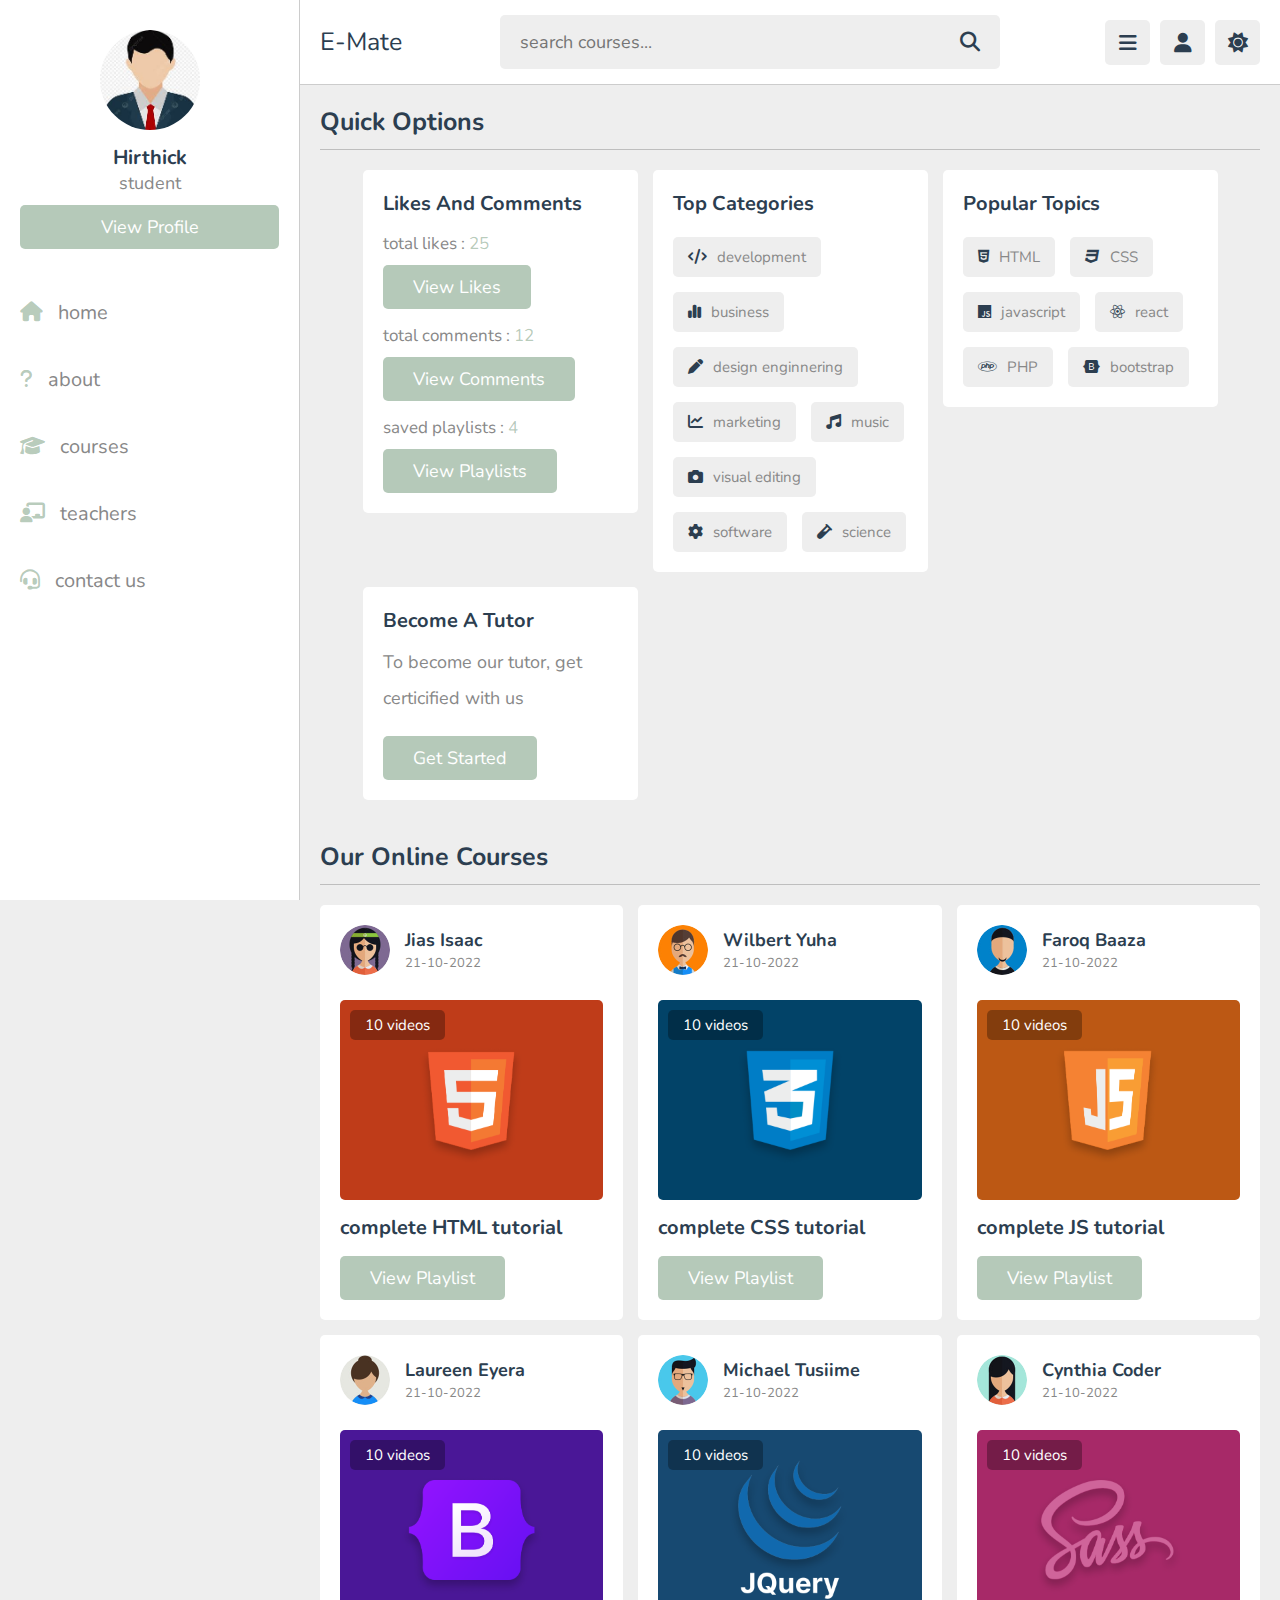
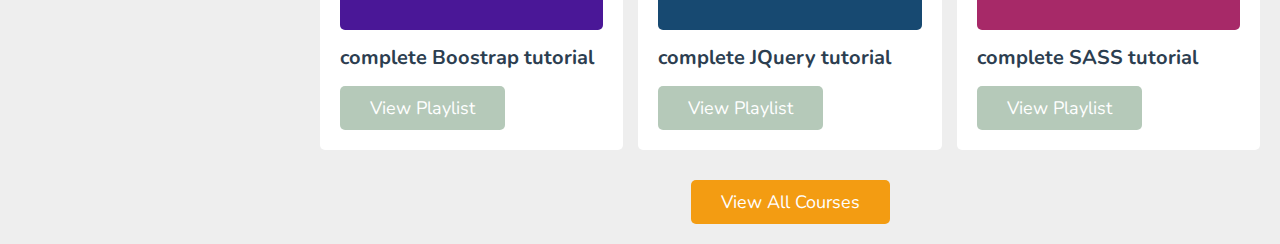
<file: e-learn/e-learn/index.html>
<!DOCTYPE html>
<html lang="en">
<head>
   <meta charset="UTF-8">
   <meta http-equiv="X-UA-Compatible" content="IE=edge">
   <meta name="viewport" content="width=device-width, initial-scale=1.0">
   <title>home</title>

   <!-- font awesome cdn link  -->
   <link rel="stylesheet" href="https://cdnjs.cloudflare.com/ajax/libs/font-awesome/6.1.2/css/all.min.css">

   <!-- custom css file link  -->
   <link rel="stylesheet" href="css/style.css">

</head>
<body>

<header class="header">
   
   <section class="flex">

      <a href="home.html" class="logo">E-Mate</a>

      <form action="search.html" method="post" class="search-form">
         <input type="text" name="search_box" required placeholder="search courses..." maxlength="100">
         <button type="submit" class="fas fa-search"></button>
      </form>

      <div class="icons">
         <div id="menu-btn" class="fas fa-bars"></div>
         <div id="search-btn" class="fas fa-search"></div>
         <div id="user-btn" class="fas fa-user"></div>
         <div id="toggle-btn" class="fas fa-sun"></div>
      </div>

      <div class="profile">
         <img src="images/studenttwo.jpg" class="image" alt="">
         <h3 class="name">Hirthick</h3>
         <p class="role">student</p>
         <a href="profile.html" class="btn">view profile</a>
         <div class="flex-btn">
            <a href="login.html" class="option-btn">login</a>
            <a href="register.html" class="option-btn">register</a>
         </div>
      </div>

   </section>

</header>   

<div class="side-bar">

   <div id="close-btn">
      <i class="fas fa-times"></i>
   </div>

   <div class="profile">
      <img src="images/studenttwo.jpg" class="image" alt="">
      <h3 class="name">Hirthick</h3>
      <p class="role">student</p>
      <a href="profile.html" class="btn">view profile</a>
   </div>

   <nav class="navbar">
      <a href="home.html"><i class="fas fa-home"></i><span>home</span></a>
      <a href="about.html"><i class="fas fa-question"></i><span>about</span></a>
      <a href="courses.html"><i class="fas fa-graduation-cap"></i><span>courses</span></a>
      <a href="teachers.html"><i class="fas fa-chalkboard-user"></i><span>teachers</span></a>
      <a href="contact.html"><i class="fas fa-headset"></i><span>contact us</span></a>
   </nav>

</div>

<section class="home-grid">

   <h1 class="heading">quick options</h1>

   <div class="box-container">

      <div class="box">
         <h3 class="title">likes and comments</h3>
         <p class="likes">total likes : <span>25</span></p>
         <a href="#" class="inline-btn">view likes</a>
         <p class="likes">total comments : <span>12</span></p>
         <a href="#" class="inline-btn">view comments</a>
         <p class="likes">saved playlists : <span>4</span></p>
         <a href="#" class="inline-btn">view playlists</a>
      </div>

      <div class="box">
         <h3 class="title">top categories</h3>
         <div class="flex">
            <a href="#"><i class="fas fa-code"></i><span>development</span></a>
            <a href="#"><i class="fas fa-chart-simple"></i><span>business</span></a>
            <a href="#"><i class="fas fa-pen"></i><span>design enginnering</span></a>
            <a href="#"><i class="fas fa-chart-line"></i><span>marketing</span></a>
            <a href="#"><i class="fas fa-music"></i><span>music</span></a>
            <a href="#"><i class="fas fa-camera"></i><span>visual editing</span></a>
            <a href="#"><i class="fas fa-cog"></i><span>software</span></a>
            <a href="#"><i class="fas fa-vial"></i><span>science</span></a>
         </div>
      </div>

      <div class="box">
         <h3 class="title">popular topics</h3>
         <div class="flex">
            <a href="#"><i class="fab fa-html5"></i><span>HTML</span></a>
            <a href="#"><i class="fab fa-css3"></i><span>CSS</span></a>
            <a href="#"><i class="fab fa-js"></i><span>javascript</span></a>
            <a href="#"><i class="fab fa-react"></i><span>react</span></a>
            <a href="#"><i class="fab fa-php"></i><span>PHP</span></a>
            <a href="#"><i class="fab fa-bootstrap"></i><span>bootstrap</span></a>
         </div>
      </div>

      <div class="box">
         <h3 class="title">Become a tutor</h3>
         <p class="tutor">To become our tutor, get certicified with us</p>
         <a href="teachers.html" class="inline-btn">get started</a>
      </div>

   </div>

</section>



<section class="courses">

   <h1 class="heading">our online courses</h1>

   <div class="box-container">

      <div class="box">
         <div class="tutor">
            <img src="images/pic-2.jpg" alt="">
            <div class="info">
               <h3>Jias Isaac</h3>
               <span>21-10-2022</span>
            </div>
         </div>
         <div class="thumb">
            <img src="images/thumb-1.png" alt="">
            <span>10 videos</span>
         </div>
         <h3 class="title">complete HTML tutorial</h3>
         <a href="playlist.html" class="inline-btn">view playlist</a>
      </div>

      <div class="box">
         <div class="tutor">
            <img src="images/pic-3.jpg" alt="">
            <div class="info">
               <h3>Wilbert Yuha</h3>
               <span>21-10-2022</span>
            </div>
         </div>
         <div class="thumb">
            <img src="images/thumb-2.png" alt="">
            <span>10 videos</span>
         </div>
         <h3 class="title">complete CSS tutorial</h3>
         <a href="playlist.html" class="inline-btn">view playlist</a>
      </div>

      <div class="box">
         <div class="tutor">
            <img src="images/pic-4.jpg" alt="">
            <div class="info">
               <h3>Faroq Baaza</h3>
               <span>21-10-2022</span>
            </div>
         </div>
         <div class="thumb">
            <img src="images/thumb-3.png" alt="">
            <span>10 videos</span>
         </div>
         <h3 class="title">complete JS tutorial</h3>
         <a href="playlist.html" class="inline-btn">view playlist</a>
      </div>

      <div class="box">
         <div class="tutor">
            <img src="images/pic-5.jpg" alt="">
            <div class="info">
               <h3>Laureen Eyera</h3>
               <span>21-10-2022</span>
            </div>
         </div>
         <div class="thumb">
            <img src="images/thumb-4.png" alt="">
            <span>10 videos</span>
         </div>
         <h3 class="title">complete Boostrap tutorial</h3>
         <a href="playlist.html" class="inline-btn">view playlist</a>
      </div>

      <div class="box">
         <div class="tutor">
            <img src="images/pic-6.jpg" alt="">
            <div class="info">
               <h3>Michael Tusiime</h3>
               <span>21-10-2022</span>
            </div>
         </div>
         <div class="thumb">
            <img src="images/thumb-5.png" alt="">
            <span>10 videos</span>
         </div>
         <h3 class="title">complete JQuery tutorial</h3>
         <a href="playlist.html" class="inline-btn">view playlist</a>
      </div>

      <div class="box">
         <div class="tutor">
            <img src="images/pic-7.jpg" alt="">
            <div class="info">
               <h3>Cynthia Coder</h3>
               <span>21-10-2022</span>
            </div>
         </div>
         <div class="thumb">
            <img src="images/thumb-6.png" alt="">
            <span>10 videos</span>
         </div>
         <h3 class="title">complete SASS tutorial</h3>
         <a href="playlist.html" class="inline-btn">view playlist</a>
      </div>

   </div>

   <div class="more-btn">
      <a href="courses.html" class="inline-option-btn">view all courses</a>
   </div>

</section>

<!-- custom js file link  -->
<script src="js/script.js"></script>
   
</body>
</html>
</file>
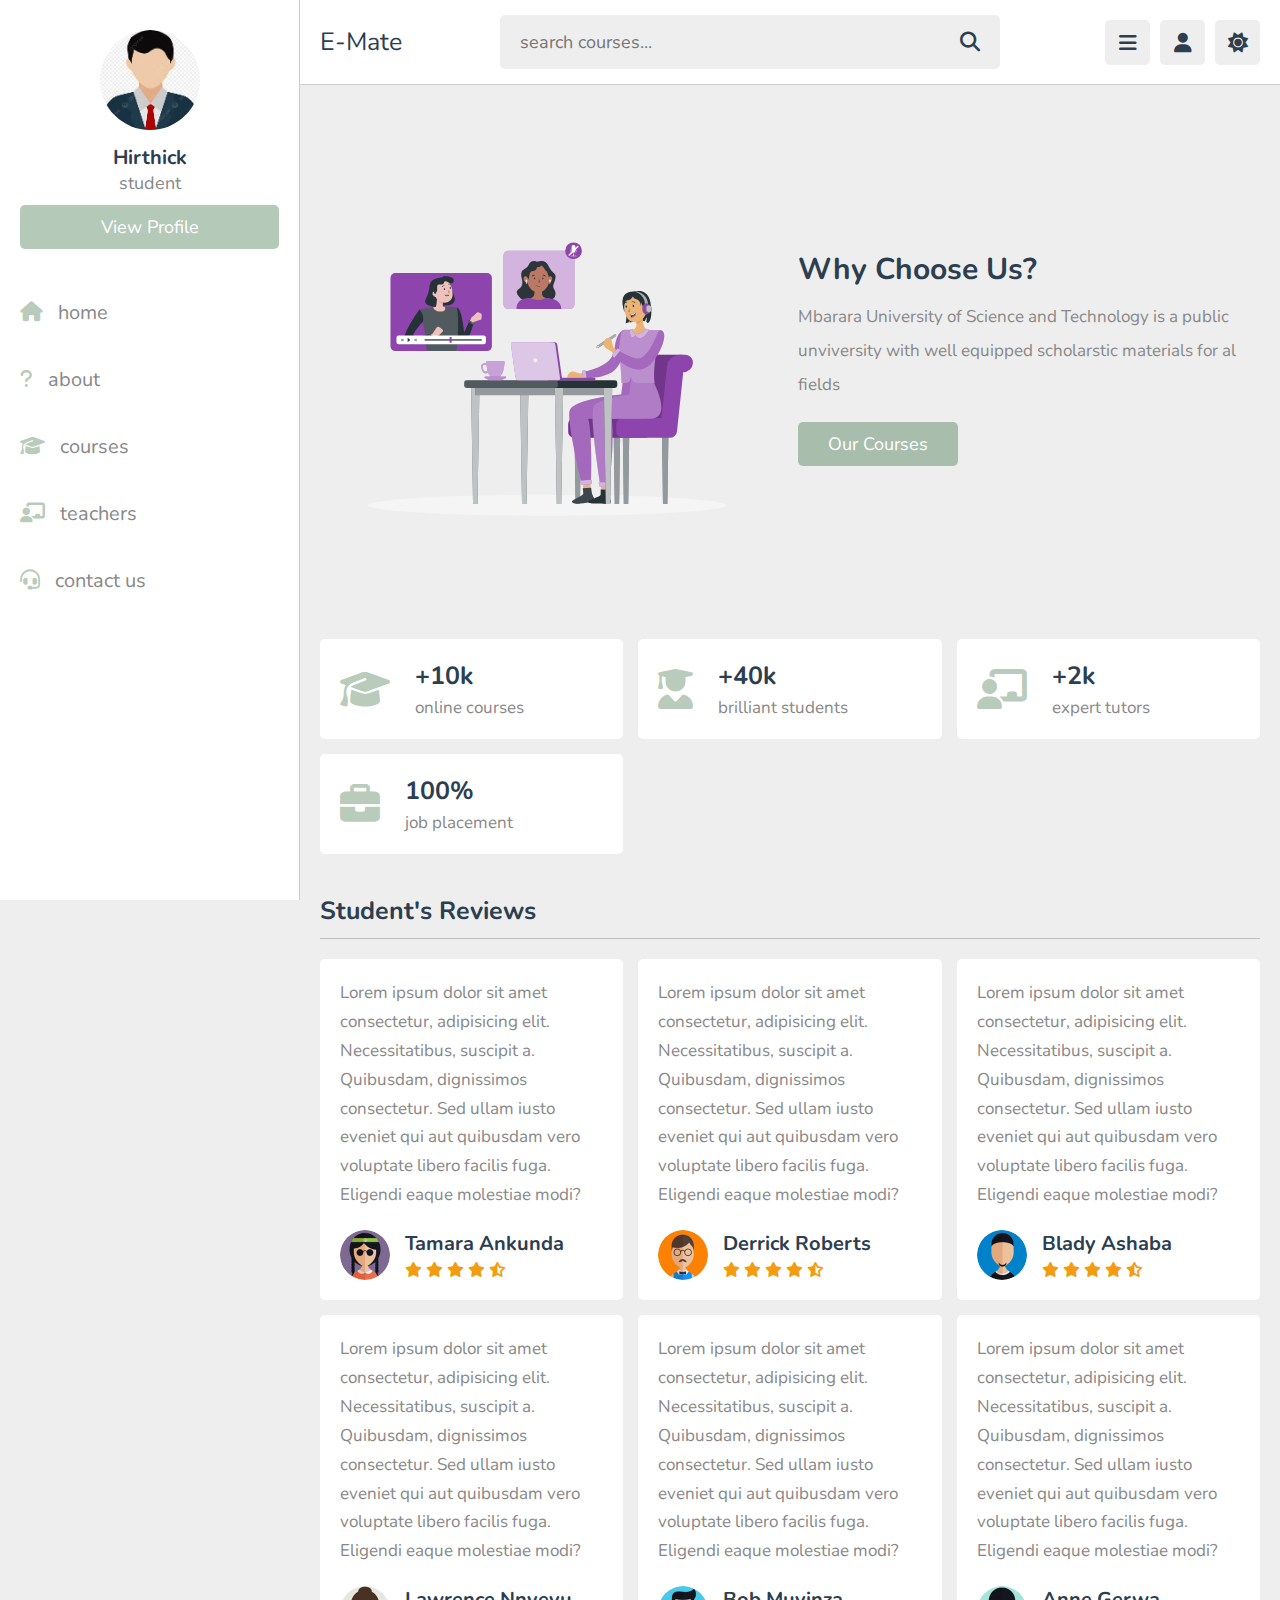
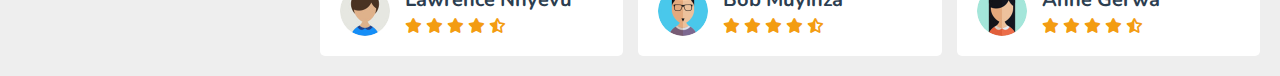
<file: e-learn/e-learn/about.html>
<!DOCTYPE html>
<html lang="en">
<head>
   <meta charset="UTF-8">
   <meta http-equiv="X-UA-Compatible" content="IE=edge">
   <meta name="viewport" content="width=device-width, initial-scale=1.0">
   <title>about us</title>

   <!-- font awesome cdn link  -->
   <link rel="stylesheet" href="https://cdnjs.cloudflare.com/ajax/libs/font-awesome/6.1.2/css/all.min.css">

   <!-- custom css file link  -->
   <link rel="stylesheet" href="css/style.css">

</head>
<body>

<header class="header">
   
   <section class="flex">

      <a href="home.html" class="logo">E-Mate</a>

      <form action="search.html" method="post" class="search-form">
         <input type="text" name="search_box" required placeholder="search courses..." maxlength="100">
         <button type="submit" class="fas fa-search"></button>
      </form>

      <div class="icons">
         <div id="menu-btn" class="fas fa-bars"></div>
         <div id="search-btn" class="fas fa-search"></div>
         <div id="user-btn" class="fas fa-user"></div>
         <div id="toggle-btn" class="fas fa-sun"></div>
      </div>

      <div class="profile">
         <img src="images/studenttwo.jpg" class="image" alt="">
         <h3 class="name">Hirthick</h3>
         <p class="role">student</p>
         <a href="profile.html" class="btn">view profile</a>
         <div class="flex-btn">
            <a href="login.html" class="option-btn">login</a>
            <a href="register.html" class="option-btn">register</a>
         </div>
      </div>

   </section>

</header>   

<div class="side-bar">

   <div id="close-btn">
      <i class="fas fa-times"></i>
   </div>

   <div class="profile">
      <img src="images/studenttwo.jpg" class="image" alt="">
      <h3 class="name">Hirthick</h3>
      <p class="role">student</p>
      <a href="profile.html" class="btn">view profile</a>
   </div>

   <nav class="navbar">
      <a href="home.html"><i class="fas fa-home"></i><span>home</span></a>
      <a href="about.html"><i class="fas fa-question"></i><span>about</span></a>
      <a href="courses.html"><i class="fas fa-graduation-cap"></i><span>courses</span></a>
      <a href="teachers.html"><i class="fas fa-chalkboard-user"></i><span>teachers</span></a>
      <a href="contact.html"><i class="fas fa-headset"></i><span>contact us</span></a>
   </nav>

</div>

<section class="about">

   <div class="row">

      <div class="image">
         <img src="images/about-img.svg" alt="">
      </div>

      <div class="content">
         <h3>why choose us?</h3>
         <p>Mbarara University of Science and Technology is a public unviversity with well equipped scholarstic materials for al fields</p>
         <a href="courses.html" class="inline-btn">our courses</a>
      </div>

   </div>

   <div class="box-container">

      <div class="box">
         <i class="fas fa-graduation-cap"></i>
         <div>
            <h3>+10k</h3>
            <p>online courses</p>
         </div>
      </div>

      <div class="box">
         <i class="fas fa-user-graduate"></i>
         <div>
            <h3>+40k</h3>
            <p>brilliant students</p>
         </div>
      </div>

      <div class="box">
         <i class="fas fa-chalkboard-user"></i>
         <div>
            <h3>+2k</h3>
            <p>expert tutors</p>
         </div>
      </div>

      <div class="box">
         <i class="fas fa-briefcase"></i>
         <div>
            <h3>100%</h3>
            <p>job placement</p>
         </div>
      </div>

   </div>

</section> 

<section class="reviews">

   <h1 class="heading">student's reviews</h1>

   <div class="box-container">

      <div class="box">
         <p>Lorem ipsum dolor sit amet consectetur, adipisicing elit. Necessitatibus, suscipit a. Quibusdam, dignissimos consectetur. Sed ullam iusto eveniet qui aut quibusdam vero voluptate libero facilis fuga. Eligendi eaque molestiae modi?</p>
         <div class="student">
            <img src="images/pic-2.jpg" alt="">
            <div>
               <h3>Tamara Ankunda</h3>
               <div class="stars">
                  <i class="fas fa-star"></i>
                  <i class="fas fa-star"></i>
                  <i class="fas fa-star"></i>
                  <i class="fas fa-star"></i>
                  <i class="fas fa-star-half-alt"></i>
               </div>
            </div>
         </div>
      </div>

      <div class="box">
         <p>Lorem ipsum dolor sit amet consectetur, adipisicing elit. Necessitatibus, suscipit a. Quibusdam, dignissimos consectetur. Sed ullam iusto eveniet qui aut quibusdam vero voluptate libero facilis fuga. Eligendi eaque molestiae modi?</p>
         <div class="student">
            <img src="images/pic-3.jpg" alt="">
            <div>
               <h3>Derrick Roberts</h3>
               <div class="stars">
                  <i class="fas fa-star"></i>
                  <i class="fas fa-star"></i>
                  <i class="fas fa-star"></i>
                  <i class="fas fa-star"></i>
                  <i class="fas fa-star-half-alt"></i>
               </div>
            </div>
         </div>
      </div>

      <div class="box">
         <p>Lorem ipsum dolor sit amet consectetur, adipisicing elit. Necessitatibus, suscipit a. Quibusdam, dignissimos consectetur. Sed ullam iusto eveniet qui aut quibusdam vero voluptate libero facilis fuga. Eligendi eaque molestiae modi?</p>
         <div class="student">
            <img src="images/pic-4.jpg" alt="">
            <div>
               <h3>Blady Ashaba</h3>
               <div class="stars">
                  <i class="fas fa-star"></i>
                  <i class="fas fa-star"></i>
                  <i class="fas fa-star"></i>
                  <i class="fas fa-star"></i>
                  <i class="fas fa-star-half-alt"></i>
               </div>
            </div>
         </div>
      </div>

      <div class="box">
         <p>Lorem ipsum dolor sit amet consectetur, adipisicing elit. Necessitatibus, suscipit a. Quibusdam, dignissimos consectetur. Sed ullam iusto eveniet qui aut quibusdam vero voluptate libero facilis fuga. Eligendi eaque molestiae modi?</p>
         <div class="student">
            <img src="images/pic-5.jpg" alt="">
            <div>
               <h3>Lawrence Nnyevu</h3>
               <div class="stars">
                  <i class="fas fa-star"></i>
                  <i class="fas fa-star"></i>
                  <i class="fas fa-star"></i>
                  <i class="fas fa-star"></i>
                  <i class="fas fa-star-half-alt"></i>
               </div>
            </div>
         </div>
      </div>

      <div class="box">
         <p>Lorem ipsum dolor sit amet consectetur, adipisicing elit. Necessitatibus, suscipit a. Quibusdam, dignissimos consectetur. Sed ullam iusto eveniet qui aut quibusdam vero voluptate libero facilis fuga. Eligendi eaque molestiae modi?</p>
         <div class="student">
            <img src="images/pic-6.jpg" alt="">
            <div>
               <h3>Bob Muyinza</h3>
               <div class="stars">
                  <i class="fas fa-star"></i>
                  <i class="fas fa-star"></i>
                  <i class="fas fa-star"></i>
                  <i class="fas fa-star"></i>
                  <i class="fas fa-star-half-alt"></i>
               </div>
            </div>
         </div>
      </div>

      <div class="box">
         <p>Lorem ipsum dolor sit amet consectetur, adipisicing elit. Necessitatibus, suscipit a. Quibusdam, dignissimos consectetur. Sed ullam iusto eveniet qui aut quibusdam vero voluptate libero facilis fuga. Eligendi eaque molestiae modi?</p>
         <div class="student">
            <img src="images/pic-7.jpg" alt="">
            <div>
               <h3>Anne Gerwa</h3>
               <div class="stars">
                  <i class="fas fa-star"></i>
                  <i class="fas fa-star"></i>
                  <i class="fas fa-star"></i>
                  <i class="fas fa-star"></i>
                  <i class="fas fa-star-half-alt"></i>
               </div>
            </div>
         </div>
      </div>

   </div>

</section>

<!-- custom js file link  -->
<script src="js/script.js"></script>

   
</body>
</html>
</file>
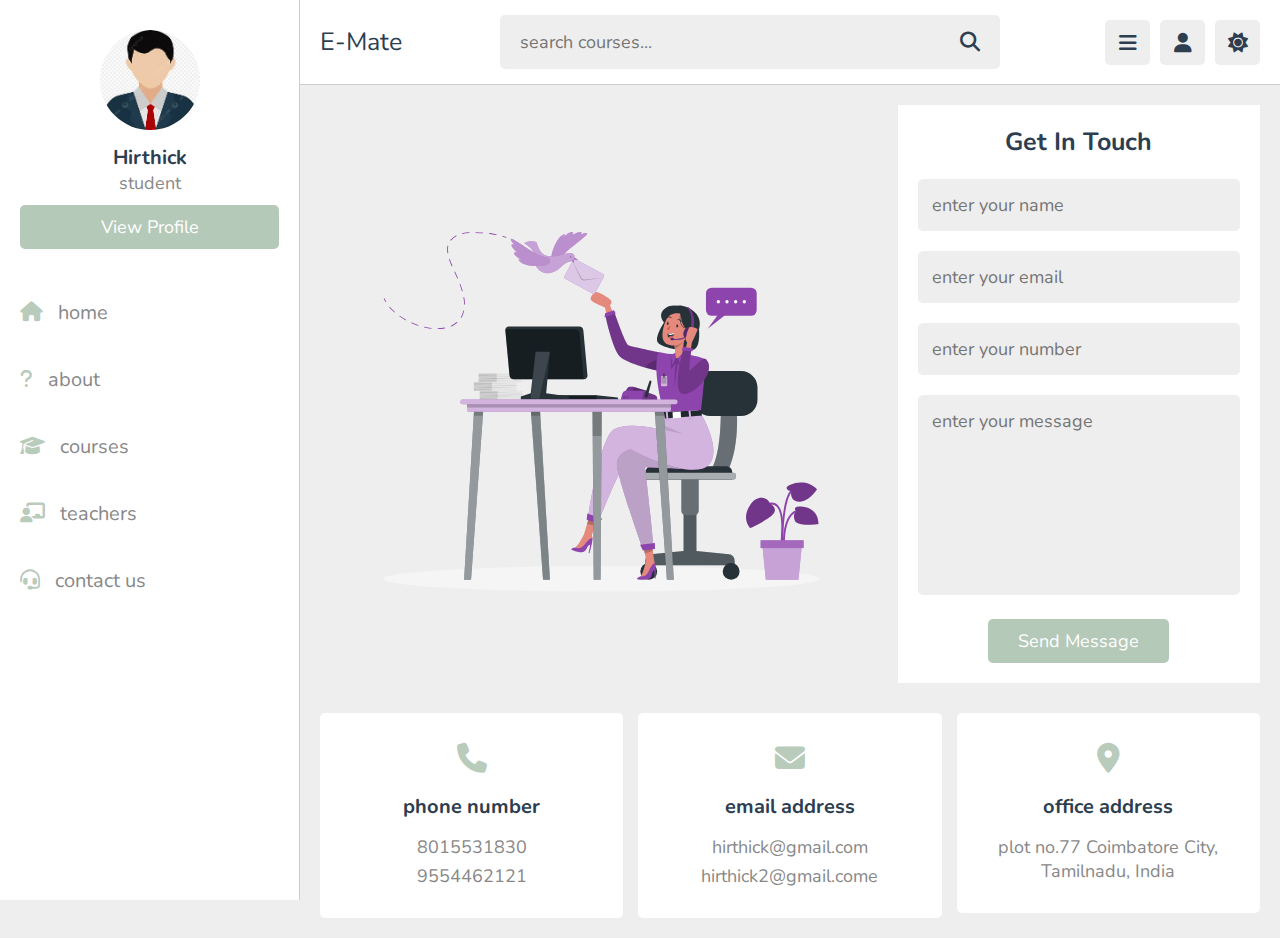
<file: e-learn/e-learn/contact.html>
<!DOCTYPE html>
<html lang="en">
<head>
   <meta charset="UTF-8">
   <meta http-equiv="X-UA-Compatible" content="IE=edge">
   <meta name="viewport" content="width=device-width, initial-scale=1.0">
   <title>contact us</title>

   <!-- font awesome cdn link  -->
   <link rel="stylesheet" href="https://cdnjs.cloudflare.com/ajax/libs/font-awesome/6.1.2/css/all.min.css">

   <!-- custom css file link  -->
   <link rel="stylesheet" href="css/style.css">

</head>
<body>

<header class="header">
   
   <section class="flex">

      <a href="home.html" class="logo">E-Mate</a>

      <form action="search.html" method="post" class="search-form">
         <input type="text" name="search_box" required placeholder="search courses..." maxlength="100">
         <button type="submit" class="fas fa-search"></button>
      </form>

      <div class="icons">
         <div id="menu-btn" class="fas fa-bars"></div>
         <div id="search-btn" class="fas fa-search"></div>
         <div id="user-btn" class="fas fa-user"></div>
         <div id="toggle-btn" class="fas fa-sun"></div>
      </div>

      <div class="profile">
         <img src="images/studenttwo.jpg" class="image" alt="">
         <h3 class="name">Hirthick</h3>
         <p class="role">student</p>
         <a href="profile.html" class="btn">view profile</a>
         <div class="flex-btn">
            <a href="login.html" class="option-btn">login</a>
            <a href="register.html" class="option-btn">register</a>
         </div>
      </div>

   </section>

</header>   

<div class="side-bar">

   <div id="close-btn">
      <i class="fas fa-times"></i>
   </div>

   <div class="profile">
      <img src="images/studenttwo.jpg" class="image" alt="">
      <h3 class="name">Hirthick</h3>
      <p class="role">student</p>
      <a href="profile.html" class="btn">view profile</a>
   </div>

   <nav class="navbar">
      <a href="home.html"><i class="fas fa-home"></i><span>home</span></a>
      <a href="about.html"><i class="fas fa-question"></i><span>about</span></a>
      <a href="courses.html"><i class="fas fa-graduation-cap"></i><span>courses</span></a>
      <a href="teachers.html"><i class="fas fa-chalkboard-user"></i><span>teachers</span></a>
      <a href="contact.html"><i class="fas fa-headset"></i><span>contact us</span></a>
   </nav>

</div>

<section class="contact">

   <div class="row">

      <div class="image">
         <img src="images/contact-img.svg" alt="">
      </div>

      <form action="" method="post">
         <h3>get in touch</h3>
         <input type="text" placeholder="enter your name" name="name" required maxlength="50" class="box">
         <input type="email" placeholder="enter your email" name="email" required maxlength="50" class="box">
         <input type="number" placeholder="enter your number" name="number" required maxlength="50" class="box">
         <textarea name="msg" class="box" placeholder="enter your message" required maxlength="1000" cols="30" rows="10"></textarea>
         <input type="submit" value="send message" class="inline-btn" name="submit">
      </form>

   </div>

   <div class="box-container">

      <div class="box">
         <i class="fas fa-phone"></i>
         <h3>phone number</h3>
         <a href="tel1">8015531830</a>
         <a href="tel2">9554462121</a>
      </div>
      
      <div class="box">
         <i class="fas fa-envelope"></i>
         <h3>email address</h3>
         <a href="mail">hirthick@gmail.com</a>
         <a href="mail1">hirthick2@gmail.come</a>
      </div>

      <div class="box">
         <i class="fas fa-map-marker-alt"></i>
         <h3>office address</h3>
         <a href="#">plot no.77 Coimbatore City, Tamilnadu, India</a>
      </div>

   </div>

</section>

<!-- custom js file link  -->
<script src="js/script.js"></script>
   
</body>
</html>
</file>
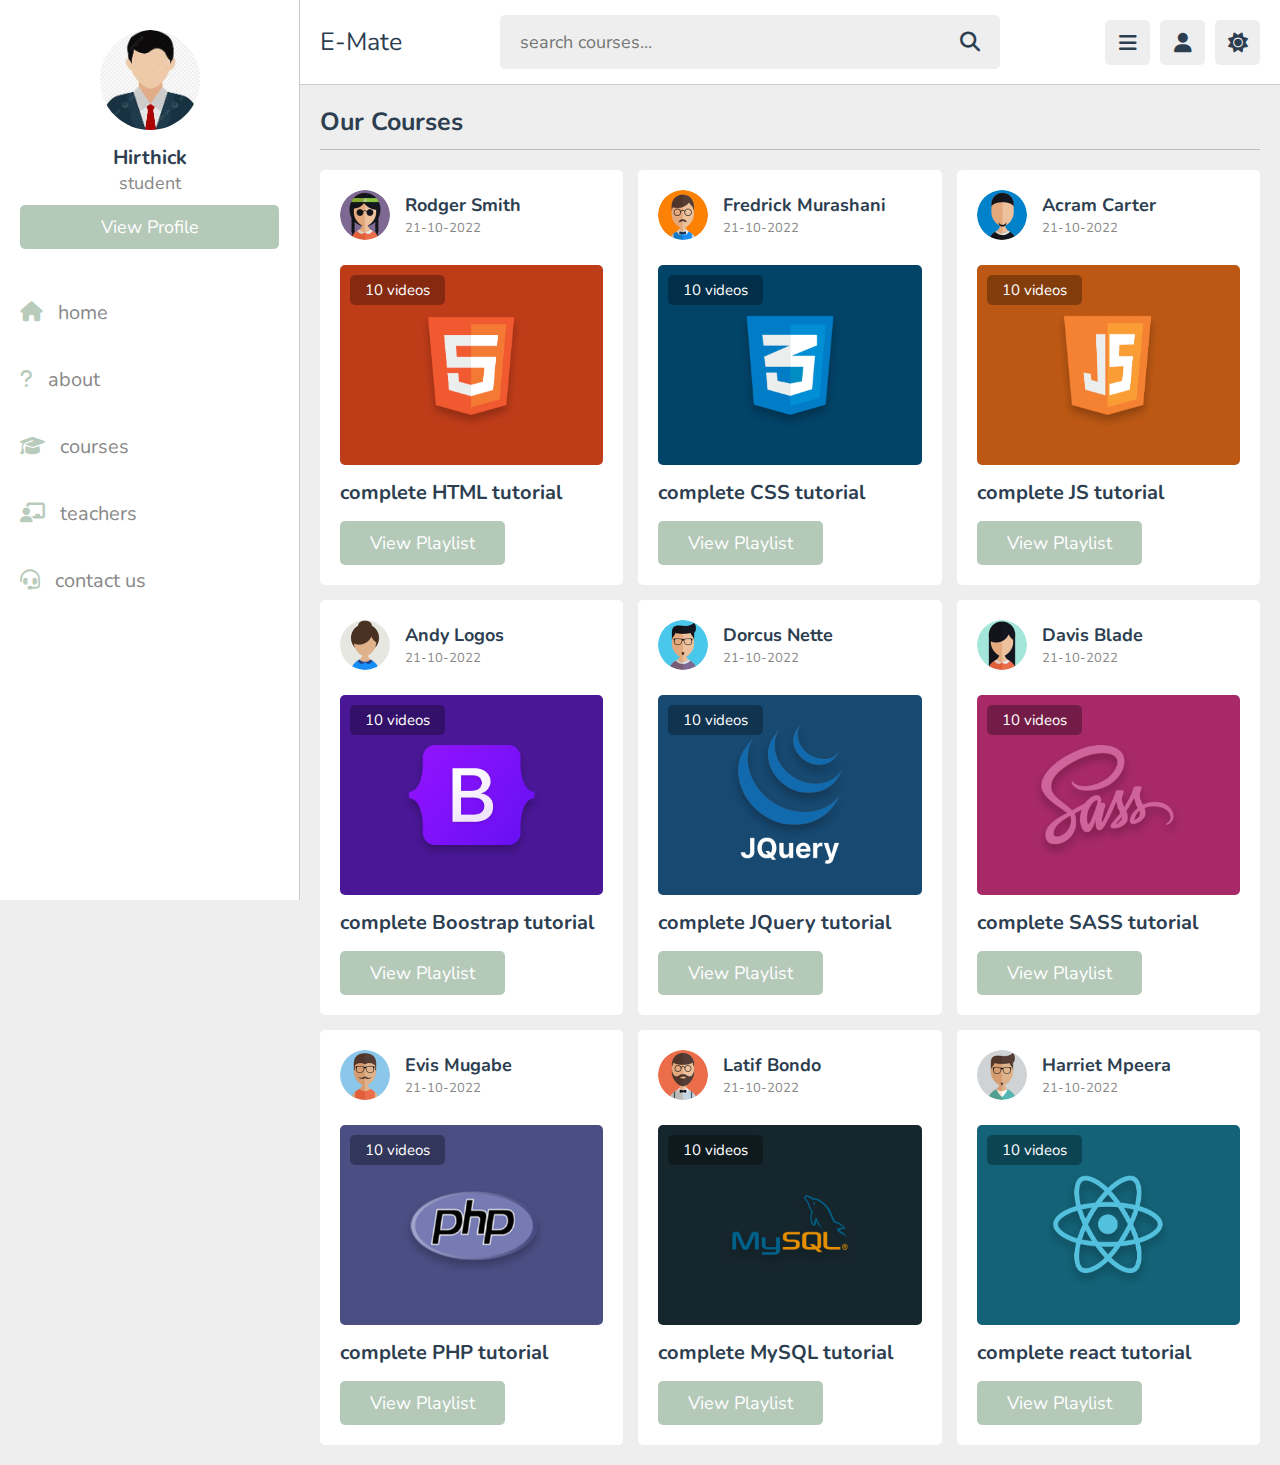
<file: e-learn/e-learn/courses.html>
<!DOCTYPE html>
<html lang="en">
<head>
   <meta charset="UTF-8">
   <meta http-equiv="X-UA-Compatible" content="IE=edge">
   <meta name="viewport" content="width=device-width, initial-scale=1.0">
   <title>courses</title>

   <!-- font awesome cdn link  -->
   <link rel="stylesheet" href="https://cdnjs.cloudflare.com/ajax/libs/font-awesome/6.1.2/css/all.min.css">

   <!-- custom css file link  -->
   <link rel="stylesheet" href="css/style.css">

</head>
<body>

<header class="header">
   
   <section class="flex">

      <a href="home.html" class="logo">E-Mate</a>

      <form action="search.html" method="post" class="search-form">
         <input type="text" name="search_box" required placeholder="search courses..." maxlength="100">
         <button type="submit" class="fas fa-search"></button>
      </form>

      <div class="icons">
         <div id="menu-btn" class="fas fa-bars"></div>
         <div id="search-btn" class="fas fa-search"></div>
         <div id="user-btn" class="fas fa-user"></div>
         <div id="toggle-btn" class="fas fa-sun"></div>
      </div>

      <div class="profile">
         <img src="images/studenttwo.jpg" class="image" alt="">
         <h3 class="name">Hirthick</h3>
         <p class="role">student</p>
         <a href="profile.html" class="btn">view profile</a>
         <div class="flex-btn">
            <a href="login.html" class="option-btn">login</a>
            <a href="register.html" class="option-btn">register</a>
         </div>
      </div>

   </section>

</header>   

<div class="side-bar">

   <div id="close-btn">
      <i class="fas fa-times"></i>
   </div>

   <div class="profile">
      <img src="images/studenttwo.jpg" class="image" alt="">
      <h3 class="name">Hirthick</h3>
      <p class="role">student</p>
      <a href="profile.html" class="btn">view profile</a>
   </div>

   <nav class="navbar">
      <a href="home.html"><i class="fas fa-home"></i><span>home</span></a>
      <a href="about.html"><i class="fas fa-question"></i><span>about</span></a>
      <a href="courses.html"><i class="fas fa-graduation-cap"></i><span>courses</span></a>
      <a href="teachers.html"><i class="fas fa-chalkboard-user"></i><span>teachers</span></a>
      <a href="contact.html"><i class="fas fa-headset"></i><span>contact us</span></a>
   </nav>

</div>

<section class="courses">

   <h1 class="heading">our courses</h1>

   <div class="box-container">

      <div class="box">
         <div class="tutor">
            <img src="images/pic-2.jpg" alt="">
            <div class="info">
               <h3>Rodger Smith</h3>
               <span>21-10-2022</span>
            </div>
         </div>
         <div class="thumb">
            <img src="images/thumb-1.png" alt="">
            <span>10 videos</span>
         </div>
         <h3 class="title">complete HTML tutorial</h3>
         <a href="playlist.html" class="inline-btn">view playlist</a>
      </div>

      <div class="box">
         <div class="tutor">
            <img src="images/pic-3.jpg" alt="">
            <div class="info">
               <h3>Fredrick Murashani</h3>
               <span>21-10-2022</span>
            </div>
         </div>
         <div class="thumb">
            <img src="images/thumb-2.png" alt="">
            <span>10 videos</span>
         </div>
         <h3 class="title">complete CSS tutorial</h3>
         <a href="playlist.html" class="inline-btn">view playlist</a>
      </div>

      <div class="box">
         <div class="tutor">
            <img src="images/pic-4.jpg" alt="">
            <div class="info">
               <h3>Acram Carter</h3>
               <span>21-10-2022</span>
            </div>
         </div>
         <div class="thumb">
            <img src="images/thumb-3.png" alt="">
            <span>10 videos</span>
         </div>
         <h3 class="title">complete JS tutorial</h3>
         <a href="playlist.html" class="inline-btn">view playlist</a>
      </div>

      <div class="box">
         <div class="tutor">
            <img src="images/pic-5.jpg" alt="">
            <div class="info">
               <h3>Andy Logos</h3>
               <span>21-10-2022</span>
            </div>
         </div>
         <div class="thumb">
            <img src="images/thumb-4.png" alt="">
            <span>10 videos</span>
         </div>
         <h3 class="title">complete Boostrap tutorial</h3>
         <a href="playlist.html" class="inline-btn">view playlist</a>
      </div>

      <div class="box">
         <div class="tutor">
            <img src="images/pic-6.jpg" alt="">
            <div class="info">
               <h3>Dorcus Nette</h3>
               <span>21-10-2022</span>
            </div>
         </div>
         <div class="thumb">
            <img src="images/thumb-5.png" alt="">
            <span>10 videos</span>
         </div>
         <h3 class="title">complete JQuery tutorial</h3>
         <a href="playlist.html" class="inline-btn">view playlist</a>
      </div>

      <div class="box">
         <div class="tutor">
            <img src="images/pic-7.jpg" alt="">
            <div class="info">
               <h3>Davis Blade</h3>
               <span>21-10-2022</span>
            </div>
         </div>
         <div class="thumb">
            <img src="images/thumb-6.png" alt="">
            <span>10 videos</span>
         </div>
         <h3 class="title">complete SASS tutorial</h3>
         <a href="playlist.html" class="inline-btn">view playlist</a>
      </div>

      <div class="box">
         <div class="tutor">
            <img src="images/pic-8.jpg" alt="">
            <div class="info">
               <h3>Evis Mugabe</h3>
               <span>21-10-2022</span>
            </div>
         </div>
         <div class="thumb">
            <img src="images/thumb-7.png" alt="">
            <span>10 videos</span>
         </div>
         <h3 class="title">complete PHP tutorial</h3>
         <a href="playlist.html" class="inline-btn">view playlist</a>
      </div>

      <div class="box">
         <div class="tutor">
            <img src="images/pic-9.jpg" alt="">
            <div class="info">
               <h3>Latif Bondo</h3>
               <span>21-10-2022</span>
            </div>
         </div>
         <div class="thumb">
            <img src="images/thumb-8.png" alt="">
            <span>10 videos</span>
         </div>
         <h3 class="title">complete MySQL tutorial</h3>
         <a href="playlist.html" class="inline-btn">view playlist</a>
      </div>

      <div class="box">
         <div class="tutor">
            <img src="images/pic-1.jpg" alt="">
            <div class="info">
               <h3>Harriet Mpeera</h3>
               <span>21-10-2022</span>
            </div>
         </div>
         <div class="thumb">
            <img src="images/thumb-9.png" alt="">
            <span>10 videos</span>
         </div>
         <h3 class="title">complete react tutorial</h3>
         <a href="playlist.html" class="inline-btn">view playlist</a>
      </div>

   </div>

</section>

<!-- custom js file link  -->
<script src="js/script.js"></script>

   
</body>
</html>
</file>
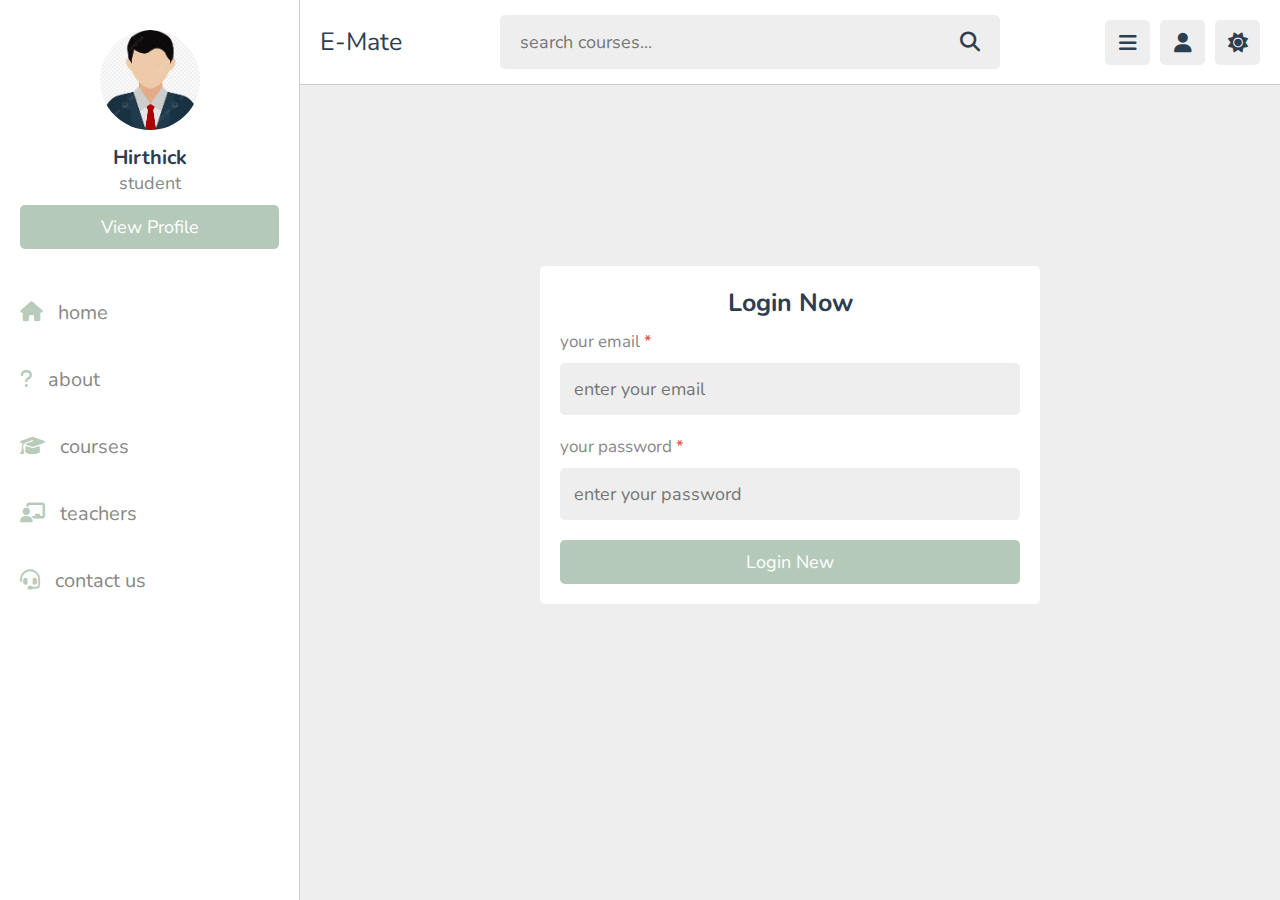
<file: e-learn/e-learn/login.html>
<!DOCTYPE html>
<html lang="en">
<head>
   <meta charset="UTF-8">
   <meta http-equiv="X-UA-Compatible" content="IE=edge">
   <meta name="viewport" content="width=device-width, initial-scale=1.0">
   <title>login</title>

   <!-- font awesome cdn link  -->
   <link rel="stylesheet" href="https://cdnjs.cloudflare.com/ajax/libs/font-awesome/6.1.2/css/all.min.css">

   <!-- custom css file link  -->
   <link rel="stylesheet" href="css/style.css">

</head>
<body>

<header class="header">
   
   <section class="flex">

      <a href="home.html" class="logo">E-Mate</a>

      <form action="search.html" method="post" class="search-form">
         <input type="text" name="search_box" required placeholder="search courses..." maxlength="100">
         <button type="submit" class="fas fa-search"></button>
      </form>

      <div class="icons">
         <div id="menu-btn" class="fas fa-bars"></div>
         <div id="search-btn" class="fas fa-search"></div>
         <div id="user-btn" class="fas fa-user"></div>
         <div id="toggle-btn" class="fas fa-sun"></div>
      </div>

      <div class="profile">
         <img src="images/studenttwo.jpg" class="image" alt="">
         <h3 class="name">Hirthick</h3>
         <p class="role">student</p>
         <a href="profile.html" class="btn">view profile</a>
         <div class="flex-btn">
            <a href="login.html" class="option-btn">login</a>
            <a href="register.html" class="option-btn">register</a>
         </div>
      </div>

   </section>

</header>   

<div class="side-bar">

   <div id="close-btn">
      <i class="fas fa-times"></i>
   </div>

   <div class="profile">
      <img src="images/studenttwo.jpg" class="image" alt="">
      <h3 class="name">Hirthick</h3>
      <p class="role">student</p>
      <a href="profile.html" class="btn">view profile</a>
   </div>

   <nav class="navbar">
      <a href="home.html"><i class="fas fa-home"></i><span>home</span></a>
      <a href="about.html"><i class="fas fa-question"></i><span>about</span></a>
      <a href="courses.html"><i class="fas fa-graduation-cap"></i><span>courses</span></a>
      <a href="teachers.html"><i class="fas fa-chalkboard-user"></i><span>teachers</span></a>
      <a href="contact.html"><i class="fas fa-headset"></i><span>contact us</span></a>
   </nav>

</div>

<section class="form-container">

   <form action="" method="post" enctype="multipart/form-data">
      <h3>login now</h3>
      <p>your email <span>*</span></p>
      <input type="email" name="email" placeholder="enter your email" required maxlength="50" class="box">
      <p>your password <span>*</span></p>
      <input type="password" name="pass" placeholder="enter your password" required maxlength="20" class="box">
      <input type="submit" value="login new" name="submit" class="btn">
   </form>

</section>

<!-- custom js file link  -->
<script src="js/script.js"></script>

   
</body>
</html>
</file>
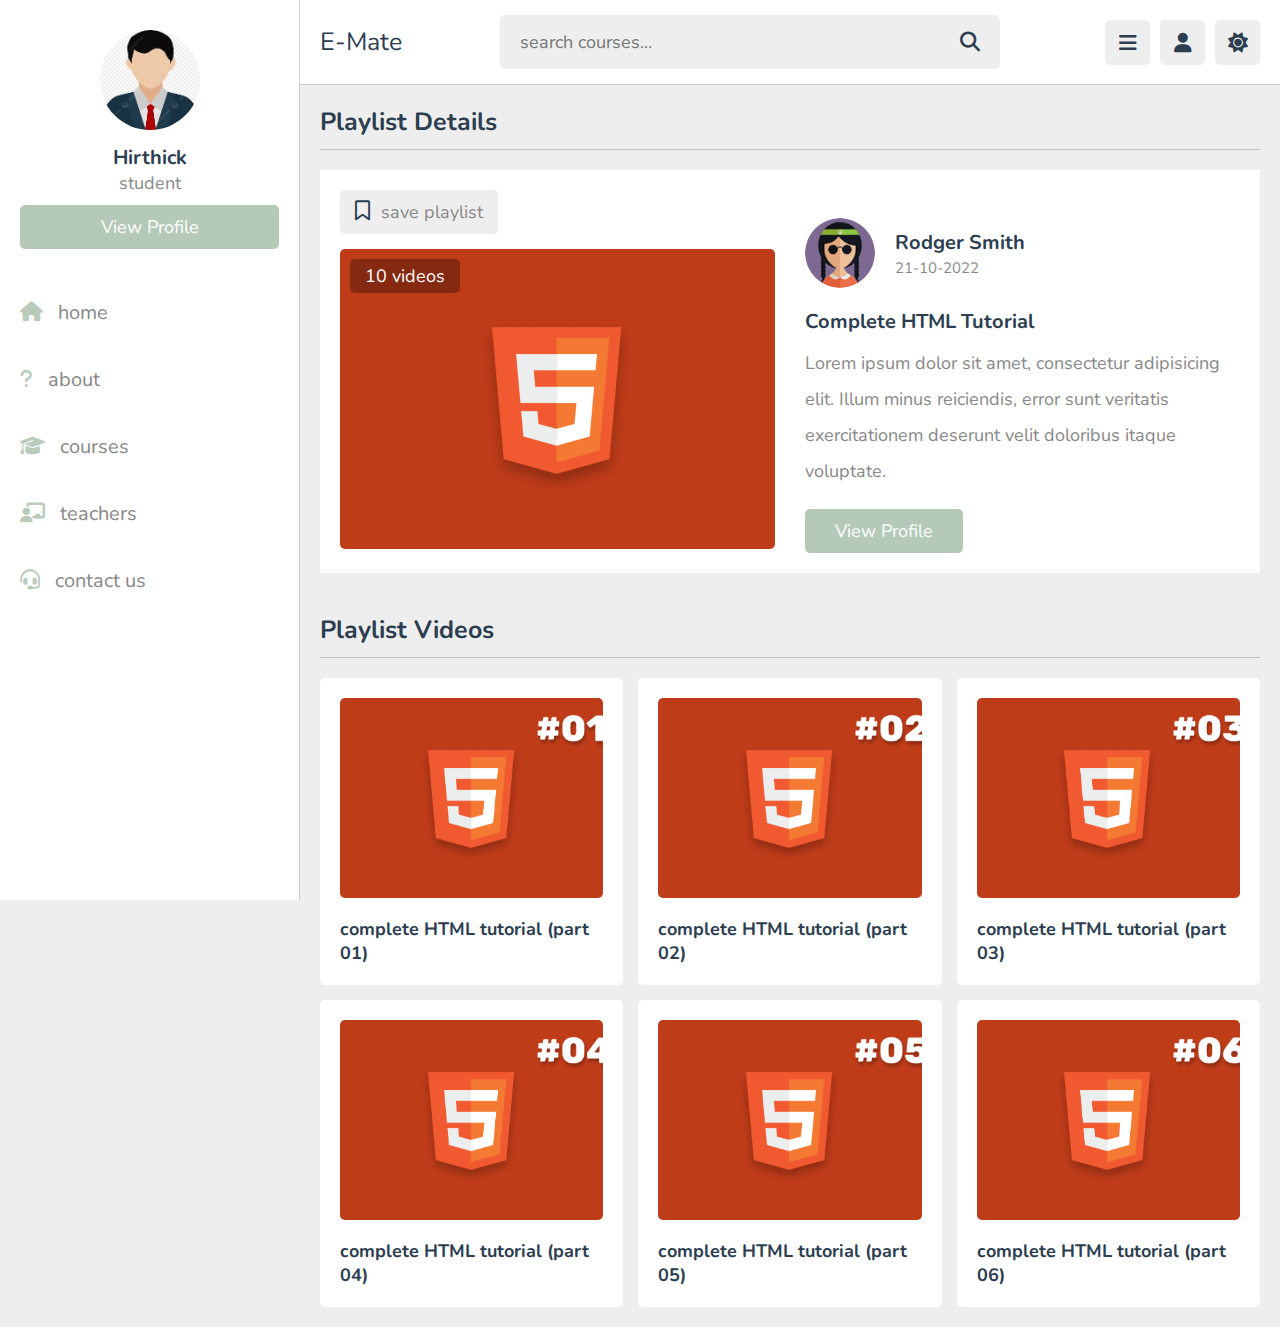
<file: e-learn/e-learn/playlist.html>
<!DOCTYPE html>
<html lang="en">
<head>
   <meta charset="UTF-8">
   <meta http-equiv="X-UA-Compatible" content="IE=edge">
   <meta name="viewport" content="width=device-width, initial-scale=1.0">
   <title>video playlist</title>

   <!-- font awesome cdn link  -->
   <link rel="stylesheet" href="https://cdnjs.cloudflare.com/ajax/libs/font-awesome/6.1.2/css/all.min.css">

   <!-- custom css file link  -->
   <link rel="stylesheet" href="css/style.css">

</head>
<body>

<header class="header">
   
   <section class="flex">

      <a href="home.html" class="logo">E-Mate</a>

      <form action="search.html" method="post" class="search-form">
         <input type="text" name="search_box" required placeholder="search courses..." maxlength="100">
         <button type="submit" class="fas fa-search"></button>
      </form>

      <div class="icons">
         <div id="menu-btn" class="fas fa-bars"></div>
         <div id="search-btn" class="fas fa-search"></div>
         <div id="user-btn" class="fas fa-user"></div>
         <div id="toggle-btn" class="fas fa-sun"></div>
      </div>

      <div class="profile">
         <img src="images/studenttwo.jpg" class="image" alt="">
         <h3 class="name">Hirthick</h3>
         <p class="role">student</p>
         <a href="profile.html" class="btn">view profile</a>
         <div class="flex-btn">
            <a href="login.html" class="option-btn">login</a>
            <a href="register.html" class="option-btn">register</a>
         </div>
      </div>

   </section>

</header>   

<div class="side-bar">

   <div id="close-btn">
      <i class="fas fa-times"></i>
   </div>

   <div class="profile">
      <img src="images/studenttwo.jpg" class="image" alt="">
      <h3 class="name">Hirthick</h3>
      <p class="role">student</p>
      <a href="profile.html" class="btn">view profile</a>
   </div>

   <nav class="navbar">
      <a href="home.html"><i class="fas fa-home"></i><span>home</span></a>
      <a href="about.html"><i class="fas fa-question"></i><span>about</span></a>
      <a href="courses.html"><i class="fas fa-graduation-cap"></i><span>courses</span></a>
      <a href="teachers.html"><i class="fas fa-chalkboard-user"></i><span>teachers</span></a>
      <a href="contact.html"><i class="fas fa-headset"></i><span>contact us</span></a>
   </nav>

</div>

<section class="playlist-details">

   <h1 class="heading">playlist details</h1>

   <div class="row">

      <div class="column">
         <form action="" method="post" class="save-playlist">
            <button type="submit"><i class="far fa-bookmark"></i> <span>save playlist</span></button>
         </form>
   
         <div class="thumb">
            <img src="images/thumb-1.png" alt="">
            <span>10 videos</span>
         </div>
      </div>
      <div class="column">
         <div class="tutor">
            <img src="images/pic-2.jpg" alt="">
            <div>
               <h3>Rodger Smith</h3>
               <span>21-10-2022</span>
            </div>
         </div>
   
         <div class="details">
            <h3>complete HTML tutorial</h3>
            <p>Lorem ipsum dolor sit amet, consectetur adipisicing elit. Illum minus reiciendis, error sunt veritatis exercitationem deserunt velit doloribus itaque voluptate.</p>
            <a href="teacher_profile.html" class="inline-btn">view profile</a>
         </div>
      </div>
   </div>

</section>

<section class="playlist-videos">

   <h1 class="heading">playlist videos</h1>

   <div class="box-container">

      <a class="box" href="watch-video.html">
         <i class="fas fa-play"></i>
         <img src="images/post-1-1.png" alt="">
         <h3>complete HTML tutorial (part 01)</h3>
      </a>

      <a class="box" href="watch-video.html">
         <i class="fas fa-play"></i>
         <img src="images/post-1-2.png" alt="">
         <h3>complete HTML tutorial (part 02)</h3>
      </a>

      <a class="box" href="watch-video.html">
         <i class="fas fa-play"></i>
         <img src="images/post-1-3.png" alt="">
         <h3>complete HTML tutorial (part 03)</h3>
      </a>

      <a class="box" href="watch-video.html">
         <i class="fas fa-play"></i>
         <img src="images/post-1-4.png" alt="">
         <h3>complete HTML tutorial (part 04)</h3>
      </a>

      <a class="box" href="watch-video.html">
         <i class="fas fa-play"></i>
         <img src="images/post-1-5.png" alt="">
         <h3>complete HTML tutorial (part 05)</h3>
      </a>

      <a class="box" href="watch-video.html">
         <i class="fas fa-play"></i>
         <img src="images/post-1-6.png" alt="">
         <h3>complete HTML tutorial (part 06)</h3>
      </a>

   </div>

</section>

<!-- custom js file link  -->
<script src="js/script.js"></script>

   
</body>
</html>
</file>
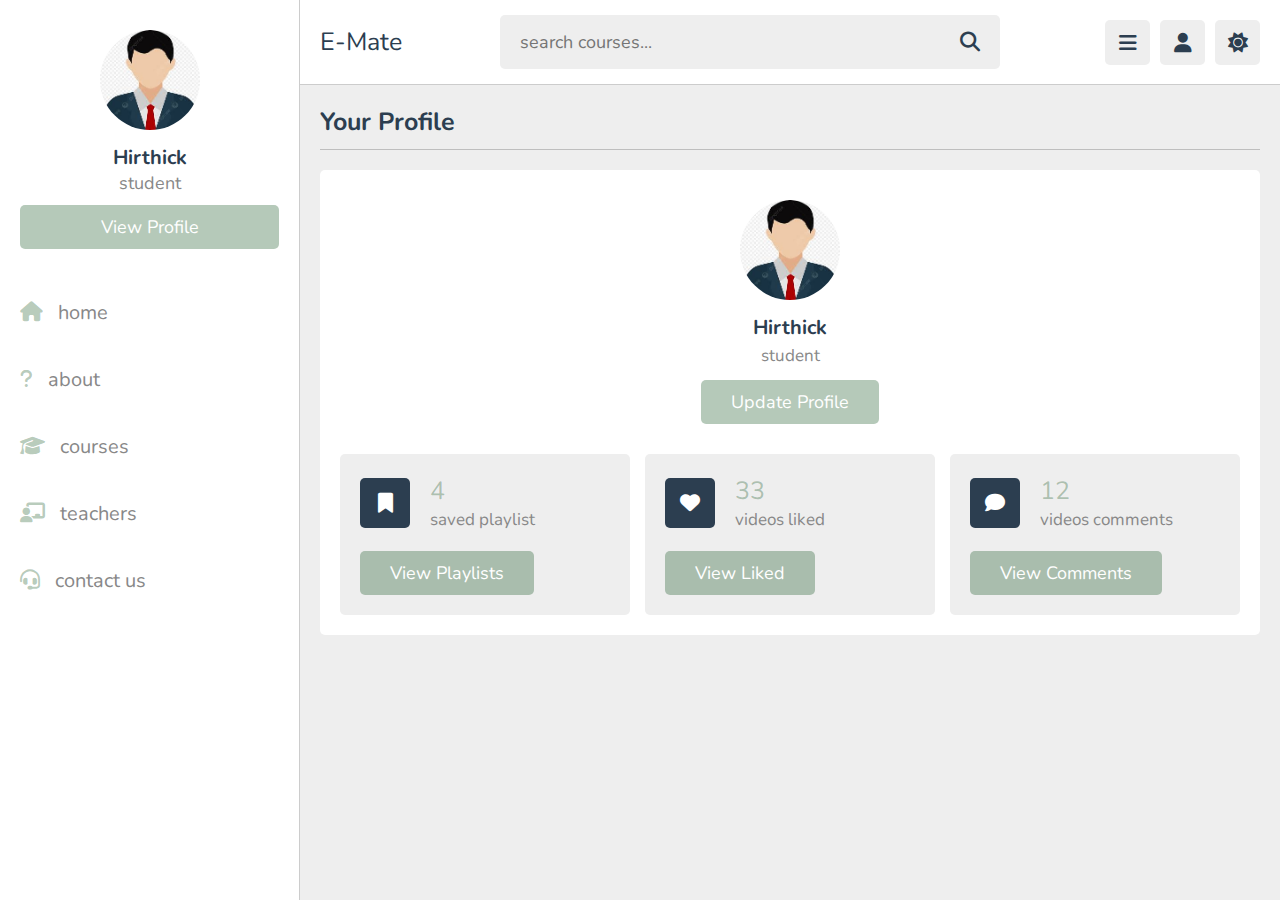
<file: e-learn/e-learn/profile.html>
<!DOCTYPE html>
<html lang="en">
<head>
   <meta charset="UTF-8">
   <meta http-equiv="X-UA-Compatible" content="IE=edge">
   <meta name="viewport" content="width=device-width, initial-scale=1.0">
   <title>profile</title>

   <!-- font awesome cdn link  -->
   <link rel="stylesheet" href="https://cdnjs.cloudflare.com/ajax/libs/font-awesome/6.1.2/css/all.min.css">

   <!-- custom css file link  -->
   <link rel="stylesheet" href="css/style.css">

</head>
<body>

<header class="header">
   
   <section class="flex">

      <a href="home.html" class="logo">E-Mate</a>

      <form action="search.html" method="post" class="search-form">
         <input type="text" name="search_box" required placeholder="search courses..." maxlength="100">
         <button type="submit" class="fas fa-search"></button>
      </form>

      <div class="icons">
         <div id="menu-btn" class="fas fa-bars"></div>
         <div id="search-btn" class="fas fa-search"></div>
         <div id="user-btn" class="fas fa-user"></div>
         <div id="toggle-btn" class="fas fa-sun"></div>
      </div>

      <div class="profile">
         <img src="images/studenttwo.jpg" class="image" alt="">
         <h3 class="name">Hirthick</h3>
         <p class="role">student</p>
         <a href="profile.html" class="btn">view profile</a>
         <div class="flex-btn">
            <a href="login.html" class="option-btn">login</a>
            <a href="register.html" class="option-btn">register</a>
         </div>
      </div>

   </section>

</header>   

<div class="side-bar">

   <div id="close-btn">
      <i class="fas fa-times"></i>
   </div>

   <div class="profile">
      <img src="images/studenttwo.jpg" class="image" alt="">
      <h3 class="name">Hirthick</h3>
      <p class="role">student</p>
      <a href="profile.html" class="btn">view profile</a>
   </div>

   <nav class="navbar">
      <a href="home.html"><i class="fas fa-home"></i><span>home</span></a>
      <a href="about.html"><i class="fas fa-question"></i><span>about</span></a>
      <a href="courses.html"><i class="fas fa-graduation-cap"></i><span>courses</span></a>
      <a href="teachers.html"><i class="fas fa-chalkboard-user"></i><span>teachers</span></a>
      <a href="contact.html"><i class="fas fa-headset"></i><span>contact us</span></a>
   </nav>

</div>

<section class="user-profile">

   <h1 class="heading">your profile</h1>

   <div class="info">

      <div class="user">
         <img src="images/studenttwo.jpg"  alt="">
         <h3 class="name">Hirthick</h3>
         <p>student</p>
         <a href="update.html" class="inline-btn">update profile</a>
      </div>
   
      <div class="box-container">
   
         <div class="box">
            <div class="flex">
               <i class="fas fa-bookmark"></i>
               <div>
                  <span>4</span>
                  <p>saved playlist</p>
               </div>
            </div>
            <a href="#" class="inline-btn">view playlists</a>
         </div>
   
         <div class="box">
            <div class="flex">
               <i class="fas fa-heart"></i>
               <div>
                  <span>33</span>
                  <p>videos liked</p>
               </div>
            </div>
            <a href="#" class="inline-btn">view liked</a>
         </div>
   
         <div class="box">
            <div class="flex">
               <i class="fas fa-comment"></i>
               <div>
                  <span>12</span>
                  <p>videos comments</p>
               </div>
            </div>
            <a href="#" class="inline-btn">view comments</a>
         </div>
   
      </div>
   </div>

</section>

<!-- custom js file link  -->
<script src="js/script.js"></script>
  
</body>
</html>
</file>
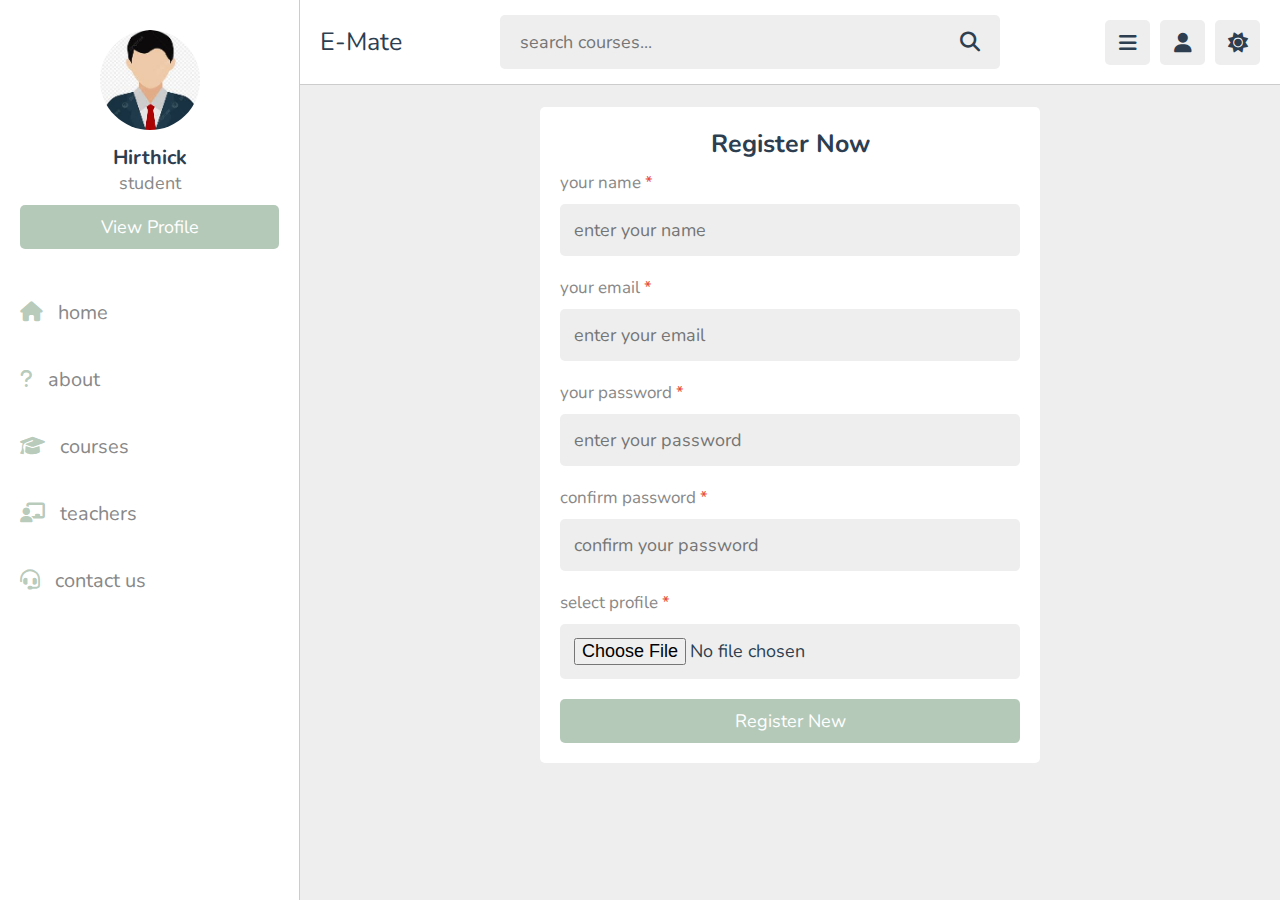
<file: e-learn/e-learn/register.html>
<!DOCTYPE html>
<html lang="en">
<head>
   <meta charset="UTF-8">
   <meta http-equiv="X-UA-Compatible" content="IE=edge">
   <meta name="viewport" content="width=device-width, initial-scale=1.0">
   <title>register</title>

   <!-- font awesome cdn link  -->
   <link rel="stylesheet" href="https://cdnjs.cloudflare.com/ajax/libs/font-awesome/6.1.2/css/all.min.css">

   <!-- custom css file link  -->
   <link rel="stylesheet" href="css/style.css">

</head>
<body>

<header class="header">
   
   <section class="flex">

      <a href="home.html" class="logo">E-Mate</a>

      <form action="search.html" method="post" class="search-form">
         <input type="text" name="search_box" required placeholder="search courses..." maxlength="100">
         <button type="submit" class="fas fa-search"></button>
      </form>

      <div class="icons">
         <div id="menu-btn" class="fas fa-bars"></div>
         <div id="search-btn" class="fas fa-search"></div>
         <div id="user-btn" class="fas fa-user"></div>
         <div id="toggle-btn" class="fas fa-sun"></div>
      </div>

      <div class="profile">
         <img src="images/studenttwo.jpg" class="image" alt="">
         <h3 class="name">Hirthick</h3>
         <p class="role">student</p>
         <a href="profile.html" class="btn">view profile</a>
         <div class="flex-btn">
            <a href="login.html" class="option-btn">login</a>
            <a href="register.html" class="option-btn">register</a>
         </div>
      </div>

   </section>

</header>   

<div class="side-bar">

   <div id="close-btn">
      <i class="fas fa-times"></i>
   </div>

   <div class="profile">
      <img src="images/studenttwo.jpg" class="image" alt="">
      <h3 class="name">Hirthick</h3>
      <p class="role">student</p>
      <a href="profile.html" class="btn">view profile</a>
   </div>

   <nav class="navbar">
      <a href="home.html"><i class="fas fa-home"></i><span>home</span></a>
      <a href="about.html"><i class="fas fa-question"></i><span>about</span></a>
      <a href="courses.html"><i class="fas fa-graduation-cap"></i><span>courses</span></a>
      <a href="teachers.html"><i class="fas fa-chalkboard-user"></i><span>teachers</span></a>
      <a href="contact.html"><i class="fas fa-headset"></i><span>contact us</span></a>
   </nav>

</div>

<section class="form-container">

   <form action="" method="post" enctype="multipart/form-data">
      <h3>register now</h3>
      <p>your name <span>*</span></p>
      <input type="text" name="name" placeholder="enter your name" required maxlength="50" class="box">
      <p>your email <span>*</span></p>
      <input type="email" name="email" placeholder="enter your email" required maxlength="50" class="box">
      <p>your password <span>*</span></p>
      <input type="password" name="pass" placeholder="enter your password" required maxlength="20" class="box">
      <p>confirm password <span>*</span></p>
      <input type="password" name="c_pass" placeholder="confirm your password" required maxlength="20" class="box">
      <p>select profile <span>*</span></p>
      <input type="file" accept="image/*" required class="box">
      <input type="submit" value="register new" name="submit" class="btn">
   </form>

</section>

<!-- custom js file link  -->
<script src="js/script.js"></script>

   
</body>
</html>
</file>
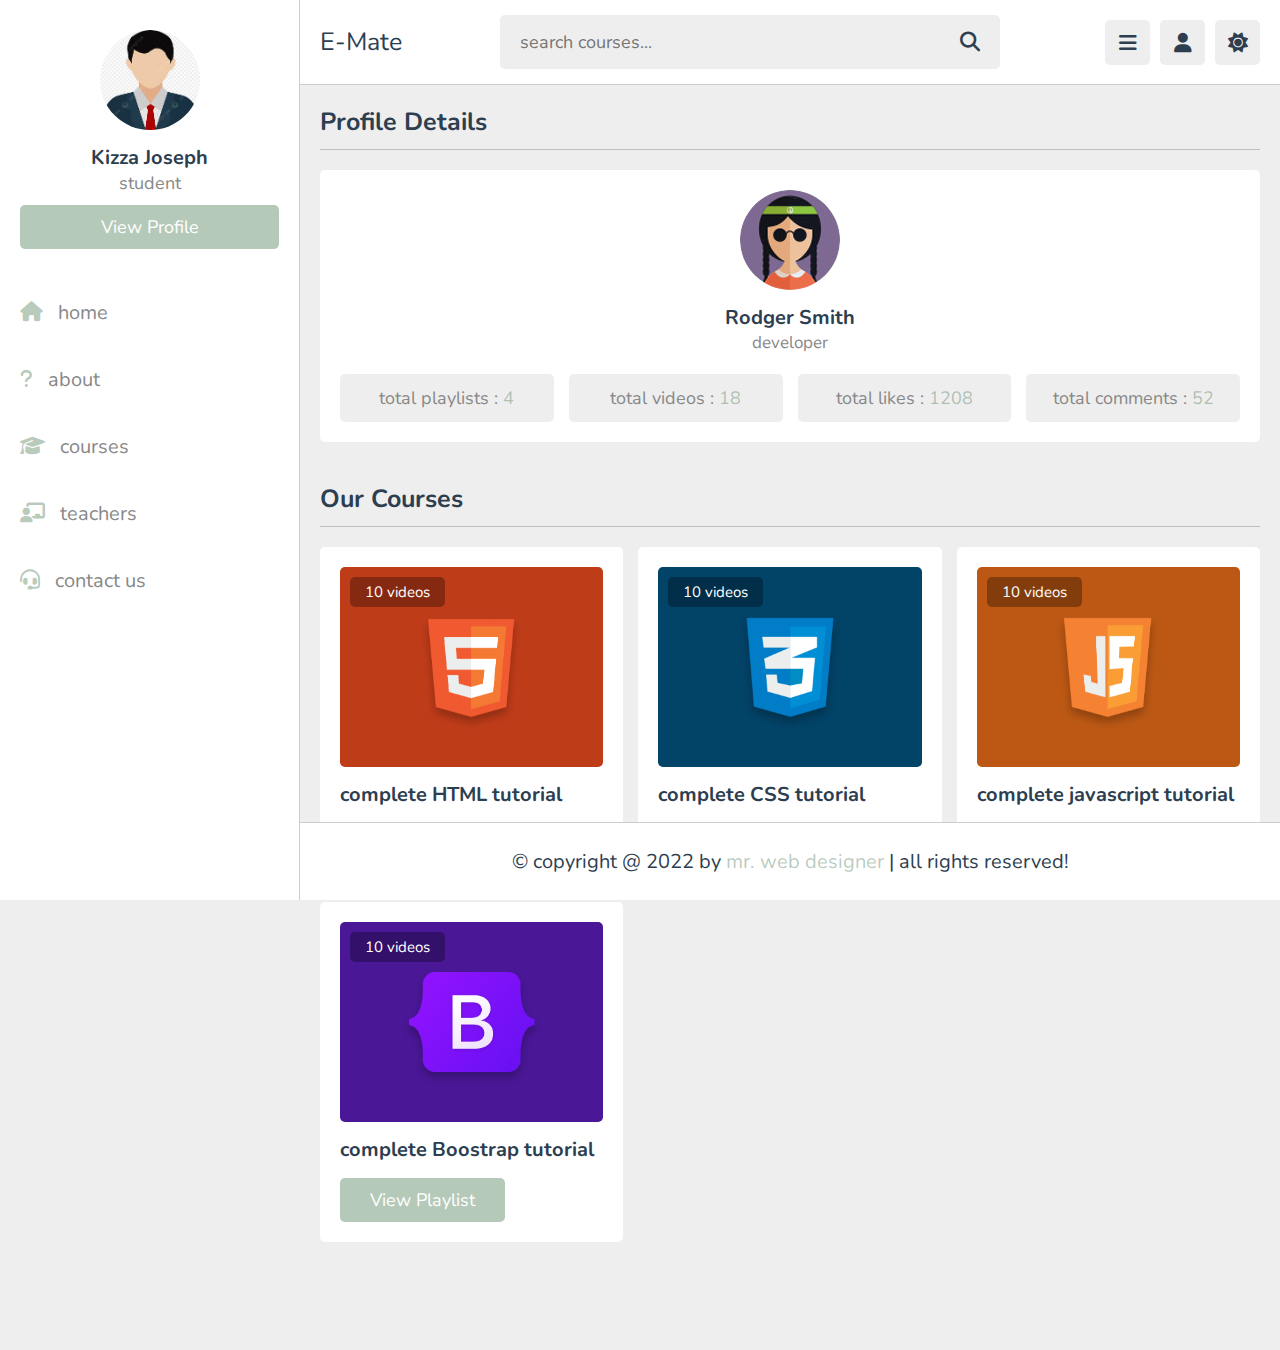
<file: e-learn/e-learn/teacher_profile.html>
<!DOCTYPE html>
<html lang="en">
<head>
   <meta charset="UTF-8">
   <meta http-equiv="X-UA-Compatible" content="IE=edge">
   <meta name="viewport" content="width=device-width, initial-scale=1.0">
   <title>tutor profile</title>

   <!-- font awesome cdn link  -->
   <link rel="stylesheet" href="https://cdnjs.cloudflare.com/ajax/libs/font-awesome/6.1.2/css/all.min.css">

   <!-- custom css file link  -->
   <link rel="stylesheet" href="css/style.css">

</head>
<body>

<header class="header">
   
   <section class="flex">

      <a href="home.html" class="logo">E-Mate</a>

      <form action="search.html" method="post" class="search-form">
         <input type="text" name="search_box" required placeholder="search courses..." maxlength="100">
         <button type="submit" class="fas fa-search"></button>
      </form>

      <div class="icons">
         <div id="menu-btn" class="fas fa-bars"></div>
         <div id="search-btn" class="fas fa-search"></div>
         <div id="user-btn" class="fas fa-user"></div>
         <div id="toggle-btn" class="fas fa-sun"></div>
      </div>

      <div class="profile">
         <img src="images/studenttwo.jpg" class="image" alt="">
         <h3 class="name">Hirthick</h3>
         <p class="role">student</p>
         <a href="profile.html" class="btn">view profile</a>
         <div class="flex-btn">
            <a href="login.html" class="option-btn">login</a>
            <a href="register.html" class="option-btn">register</a>
         </div>
      </div>

   </section>

</header>   

<div class="side-bar">

   <div id="close-btn">
      <i class="fas fa-times"></i>
   </div>

   <div class="profile">
      <img src="images/studenttwo.jpg" class="image" alt="">
      <h3 class="name">Kizza Joseph</h3>
      <p class="role">student</p>
      <a href="profile.html" class="btn">view profile</a>
   </div>

   <nav class="navbar">
      <a href="home.html"><i class="fas fa-home"></i><span>home</span></a>
      <a href="about.html"><i class="fas fa-question"></i><span>about</span></a>
      <a href="courses.html"><i class="fas fa-graduation-cap"></i><span>courses</span></a>
      <a href="teachers.html"><i class="fas fa-chalkboard-user"></i><span>teachers</span></a>
      <a href="contact.html"><i class="fas fa-headset"></i><span>contact us</span></a>
   </nav>

</div>

<section class="teacher-profile">

   <h1 class="heading">profile details</h1>

   <div class="details">
      <div class="tutor">
         <img src="images/pic-2.jpg" alt="">
         <h3>Rodger Smith</h3>
         <span>developer</span>
      </div>
      <div class="flex">
         <p>total playlists : <span>4</span></p>
         <p>total videos : <span>18</span></p>
         <p>total likes : <span>1208</span></p>
         <p>total comments : <span>52</span></p>
      </div>
   </div>

</section>

<section class="courses">

   <h1 class="heading">our courses</h1>

   <div class="box-container">

      <div class="box">
         <div class="thumb">
            <img src="images/thumb-1.png" alt="">
            <span>10 videos</span>
         </div>
         <h3 class="title">complete HTML tutorial</h3>
         <a href="playlist.html" class="inline-btn">view playlist</a>
      </div>

      <div class="box">
         <div class="thumb">
            <img src="images/thumb-2.png" alt="">
            <span>10 videos</span>
         </div>
         <h3 class="title">complete CSS tutorial</h3>
         <a href="playlist.html" class="inline-btn">view playlist</a>
      </div>

      <div class="box">
         <div class="thumb">
            <img src="images/thumb-3.png" alt="">
            <span>10 videos</span>
         </div>
         <h3 class="title">complete javascript tutorial</h3>
         <a href="playlist.html" class="inline-btn">view playlist</a>
      </div>

      <div class="box">
         <div class="thumb">
            <img src="images/thumb-4.png" alt="">
            <span>10 videos</span>
         </div>
         <h3 class="title">complete Boostrap tutorial</h3>
         <a href="playlist.html" class="inline-btn">view playlist</a>
      </div>

   </div>

</section>












<footer class="footer">

   &copy; copyright @ 2022 by <span>mr. web designer</span> | all rights reserved!

</footer>

<!-- custom js file link  -->
<script src="js/script.js"></script>

   
</body>
</html>
</file>
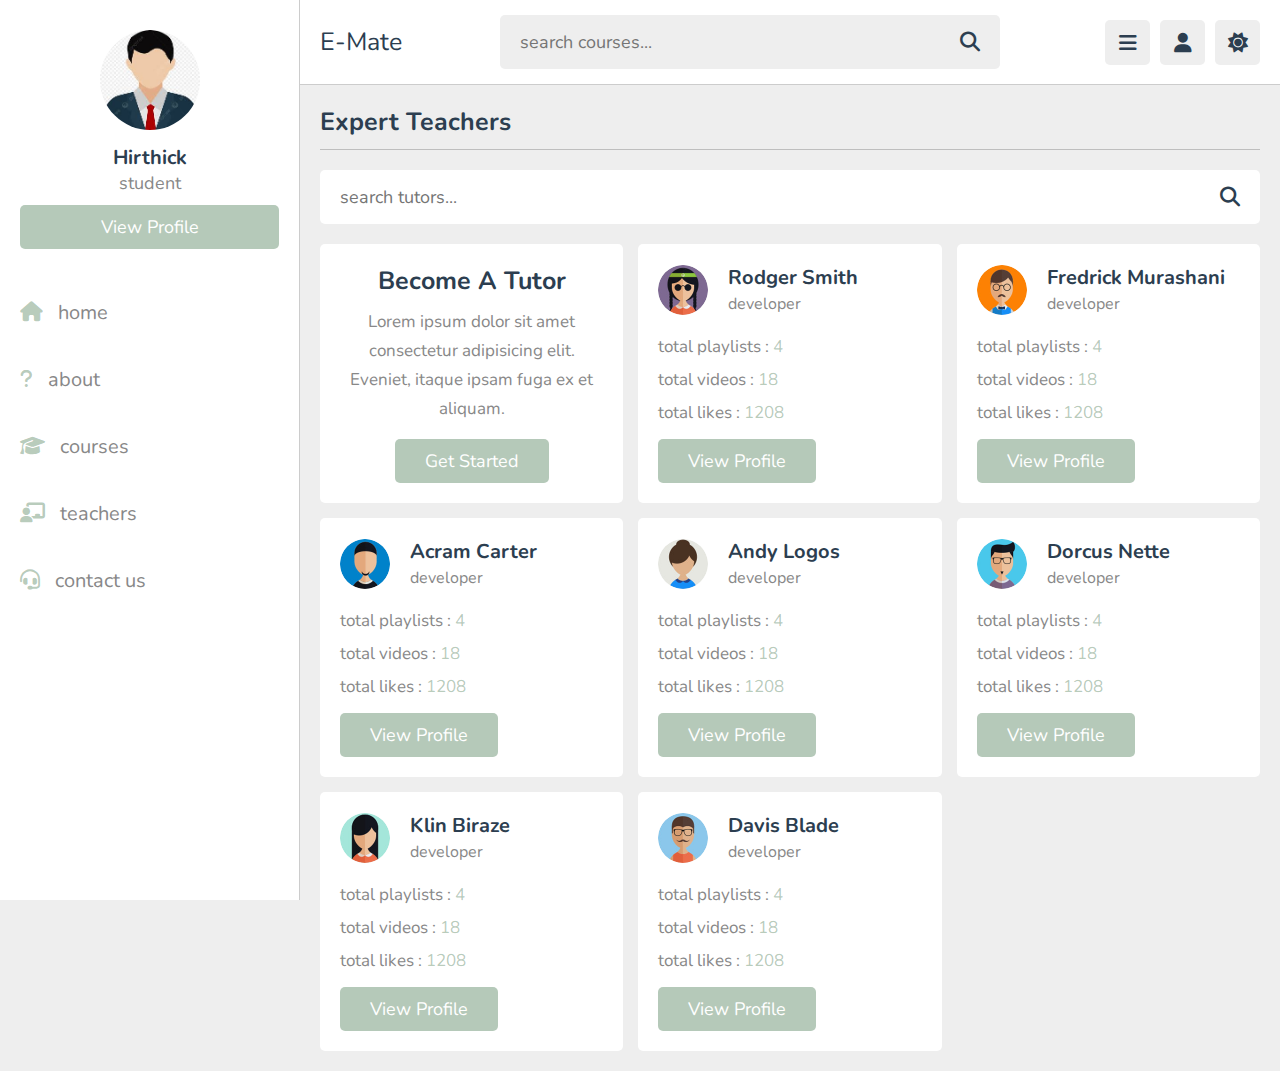
<file: e-learn/e-learn/teachers.html>
<!DOCTYPE html>
<html lang="en">
<head>
   <meta charset="UTF-8">
   <meta http-equiv="X-UA-Compatible" content="IE=edge">
   <meta name="viewport" content="width=device-width, initial-scale=1.0">
   <title>teachers</title>

   <!-- font awesome cdn link  -->
   <link rel="stylesheet" href="https://cdnjs.cloudflare.com/ajax/libs/font-awesome/6.1.2/css/all.min.css">

   <!-- custom css file link  -->
   <link rel="stylesheet" href="css/style.css">

</head>
<body>

<header class="header">
   
   <section class="flex">

      <a href="home.html" class="logo">E-Mate</a>

      <form action="search.html" method="post" class="search-form">
         <input type="text" name="search_box" required placeholder="search courses..." maxlength="100">
         <button type="submit" class="fas fa-search"></button>
      </form>

      <div class="icons">
         <div id="menu-btn" class="fas fa-bars"></div>
         <div id="search-btn" class="fas fa-search"></div>
         <div id="user-btn" class="fas fa-user"></div>
         <div id="toggle-btn" class="fas fa-sun"></div>
      </div>

      <div class="profile">
         <img src="images/studenttwo.jpg" class="image" alt="">
      <h3 class="name">Hirthick</h3>
         <p class="role">student</p>
         <a href="profile.html" class="btn">view profile</a>
         <div class="flex-btn">
            <a href="login.html" class="option-btn">login</a>
            <a href="register.html" class="option-btn">register</a>
         </div>
      </div>

   </section>

</header>   

<div class="side-bar">

   <div id="close-btn">
      <i class="fas fa-times"></i>
   </div>

   <div class="profile">
      <img src="images/studenttwo.jpg" class="image" alt="">
      <h3 class="name">Hirthick</h3>
      <p class="role">student</p>
      <a href="profile.html" class="btn">view profile</a>
   </div>

   <nav class="navbar">
      <a href="home.html"><i class="fas fa-home"></i><span>home</span></a>
      <a href="about.html"><i class="fas fa-question"></i><span>about</span></a>
      <a href="courses.html"><i class="fas fa-graduation-cap"></i><span>courses</span></a>
      <a href="teachers.html"><i class="fas fa-chalkboard-user"></i><span>teachers</span></a>
      <a href="contact.html"><i class="fas fa-headset"></i><span>contact us</span></a>
   </nav>

</div>

<section class="teachers">

   <h1 class="heading">expert teachers</h1>

   <form action="" method="post" class="search-tutor">
      <input type="text" name="search_box" placeholder="search tutors..." required maxlength="100">
      <button type="submit" class="fas fa-search" name="search_tutor"></button>
   </form>

   <div class="box-container">

      <div class="box offer">
         <h3>Become a tutor</h3>
         <p>Lorem ipsum dolor sit amet consectetur adipisicing elit. Eveniet, itaque ipsam fuga ex et aliquam.</p>
         <a href="register.html" class="inline-btn">get started</a>
      </div>

      <div class="box">
         <div class="tutor">
            <img src="images/pic-2.jpg" alt="">
            <div>
               <h3>Rodger Smith </h3>
               <span>developer</span>
            </div>
         </div>
         <p>total playlists : <span>4</span></p>
         <p>total videos : <span>18</span></p>
         <p>total likes : <span>1208</span></p>
         <a href="teacher_profile.html" class="inline-btn">view profile</a>
      </div>

      <div class="box">
         <div class="tutor">
            <img src="images/pic-3.jpg" alt="">
            <div>
               <h3>Fredrick Murashani</h3>
               <span>developer</span>
            </div>
         </div>
         <p>total playlists : <span>4</span></p>
         <p>total videos : <span>18</span></p>
         <p>total likes : <span>1208</span></p>
         <a href="teacher_profile.html" class="inline-btn">view profile</a>
      </div>

      <div class="box">
         <div class="tutor">
            <img src="images/pic-4.jpg" alt="">
            <div>
               <h3>Acram Carter</h3>
               <span>developer</span>
            </div>
         </div>
         <p>total playlists : <span>4</span></p>
         <p>total videos : <span>18</span></p>
         <p>total likes : <span>1208</span></p>
         <a href="teacher_profile.html" class="inline-btn">view profile</a>
      </div>

      <div class="box">
         <div class="tutor">
            <img src="images/pic-5.jpg" alt="">
            <div>
               <h3>Andy Logos</h3>
               <span>developer</span>
            </div>
         </div>
         <p>total playlists : <span>4</span></p>
         <p>total videos : <span>18</span></p>
         <p>total likes : <span>1208</span></p>
         <a href="teacher_profile.html" class="inline-btn">view profile</a>
      </div>

      <div class="box">
         <div class="tutor">
            <img src="images/pic-6.jpg" alt="">
            <div>
               <h3>Dorcus Nette</h3>
               <span>developer</span>
            </div>
         </div>
         <p>total playlists : <span>4</span></p>
         <p>total videos : <span>18</span></p>
         <p>total likes : <span>1208</span></p>
         <a href="teacher_profile.html" class="inline-btn">view profile</a>
      </div>

      <div class="box">
         <div class="tutor">
            <img src="images/pic-7.jpg" alt="">
            <div>
               <h3>Klin Biraze</h3>
               <span>developer</span>
            </div>
         </div>
         <p>total playlists : <span>4</span></p>
         <p>total videos : <span>18</span></p>
         <p>total likes : <span>1208</span></p>
         <a href="teacher_profile.html" class="inline-btn">view profile</a>
      </div>

      <div class="box">
         <div class="tutor">
            <img src="images/pic-8.jpg" alt="">
            <div>
               <h3>Davis Blade</h3>
               <span>developer</span>
            </div>
         </div>
         <p>total playlists : <span>4</span></p>
         <p>total videos : <span>18</span></p>
         <p>total likes : <span>1208</span></p>
         <a href="teacher_profile.html" class="inline-btn">view profile</a>
      </div>

   </div>

</section>

<!-- custom js file link  -->
<script src="js/script.js"></script>

   
</body>
</html>
</file>
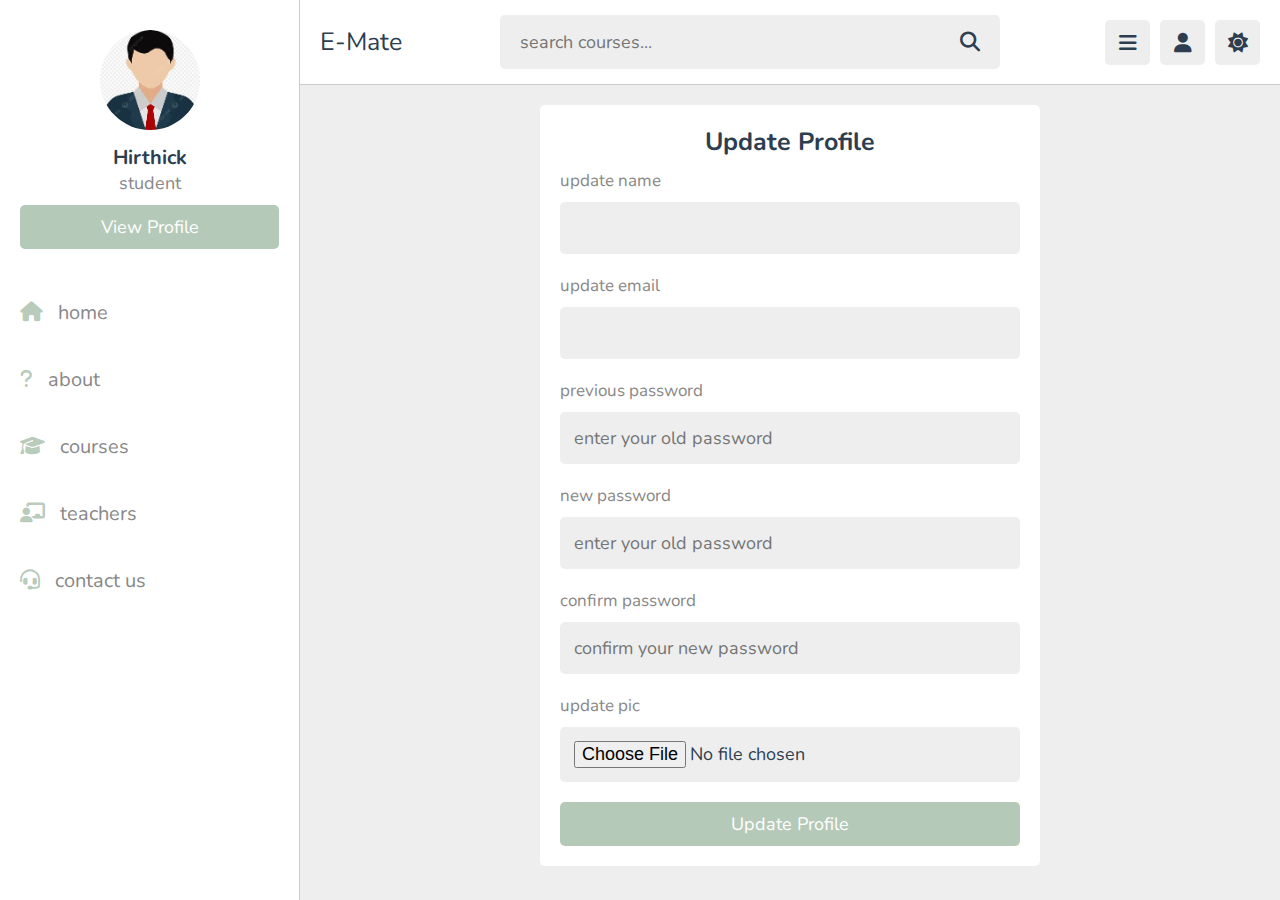
<file: e-learn/e-learn/update.html>
<!DOCTYPE html>
<html lang="en">
<head>
   <meta charset="UTF-8">
   <meta http-equiv="X-UA-Compatible" content="IE=edge">
   <meta name="viewport" content="width=device-width, initial-scale=1.0">
   <title>update</title>

   <!-- font awesome cdn link  -->
   <link rel="stylesheet" href="https://cdnjs.cloudflare.com/ajax/libs/font-awesome/6.1.2/css/all.min.css">

   <!-- custom css file link  -->
   <link rel="stylesheet" href="css/style.css">

</head>
<body>

<header class="header">
   
   <section class="flex">

      <a href="home.html" class="logo">E-Mate</a>

      <form action="search.html" method="post" class="search-form">
         <input type="text" name="search_box" required placeholder="search courses..." maxlength="100">
         <button type="submit" class="fas fa-search"></button>
      </form>

      <div class="icons">
         <div id="menu-btn" class="fas fa-bars"></div>
         <div id="search-btn" class="fas fa-search"></div>
         <div id="user-btn" class="fas fa-user"></div>
         <div id="toggle-btn" class="fas fa-sun"></div>
      </div>

      <div class="profile">
         <img src="images/studenttwo.jpg" class="image" alt="">
         <h3 class="name">Hirthick</h3>
         <p class="role">student</p>
         <a href="profile.html" class="btn">view profile</a>
         <div class="flex-btn">
            <a href="login.html" class="option-btn">login</a>
            <a href="register.html" class="option-btn">register</a>
         </div>
      </div>

   </section>

</header>   

<div class="side-bar">

   <div id="close-btn">
      <i class="fas fa-times"></i>
   </div>

   <div class="profile">
      <img src="images/studenttwo.jpg" class="image" alt="">
      <h3 class="name">Hirthick</h3>
      <p class="role">student</p>
      <a href="profile.html" class="btn">view profile</a>
   </div>

   <nav class="navbar">
      <a href="home.html"><i class="fas fa-home"></i><span>home</span></a>
      <a href="about.html"><i class="fas fa-question"></i><span>about</span></a>
      <a href="courses.html"><i class="fas fa-graduation-cap"></i><span>courses</span></a>
      <a href="teachers.html"><i class="fas fa-chalkboard-user"></i><span>teachers</span></a>
      <a href="contact.html"><i class="fas fa-headset"></i><span>contact us</span></a>
   </nav>

</div>

<section class="form-container">

   <form action="" method="post" enctype="multipart/form-data">
      <h3>update profile</h3>
      <p>update name</p>
      <input type="text" name="name" placeholder="" maxlength="50" class="box">
      <p>update email</p>
      <input type="email" name="email" placeholder="" maxlength="50" class="box">
      <p>previous password</p>
      <input type="password" name="old_pass" placeholder="enter your old password" maxlength="20" class="box">
      <p>new password</p>
      <input type="password" name="new_pass" placeholder="enter your old password" maxlength="20" class="box">
      <p>confirm password</p>
      <input type="password" name="c_pass" placeholder="confirm your new password" maxlength="20" class="box">
      <p>update pic</p>
      <input type="file" accept="image/*" class="box">
      <input type="submit" value="update profile" name="submit" class="btn">
   </form>

</section>

<!-- custom js file link  -->
<script src="js/script.js"></script>

   
</body>
</html>
</file>
<file: e-learn/e-learn/css/style.css>
@import url('https://fonts.googleapis.com/css2?family=Nunito:wght@200;300;400;500;600;700&display=swap');

:root{
   --main-color:#084b134c;
   --red:#e74c3c;
   --orange:#f39c12;
   --light-color:#888;
   --light-bg:#eee;
   --black:#2c3e50;
   --white:#fff;
   --border:.1rem solid rgba(0,0,0,.2);
}

*{
   font-family: 'Nunito', sans-serif;
   margin:0; padding:0;
   box-sizing: border-box;
   outline: none; border:none;
   text-decoration: none;
}

*::selection{
   background-color: var(--main-color);
   color:#fff;
}

html{
   font-size: 62.5%;
   overflow-x: hidden;
}

html::-webkit-scrollbar{
   width: 1rem;
   height: .5rem;
}

html::-webkit-scrollbar-track{
   background-color: transparent;
}

html::-webkit-scrollbar-thumb{
   background-color: var(--main-color);
}

body{
   background-color: var(--light-bg);
   padding-left: 30rem;
}

body.dark{
   --light-color:#aaa;
   --light-bg:#333;
   --black:#fff;
   --white:#222;
   --border:.1rem solid rgba(255,255,255,.2);
}

body.active{
   padding-left: 0;
}

section{
   padding:2rem;
   margin: 0 auto;
   max-width: 1200px;
}

.heading{
   font-size: 2.5rem;
   color:var(--black);
   margin-bottom: 2.0rem;
   border-bottom: var(--border);
   padding-bottom: 1.0rem;
   text-transform: capitalize;
}

.inline-btn,
.inline-option-btn,
.inline-delete-btn,
.btn,
.delete-btn,
.option-btn{
   border-radius: .5rem;
   color:#fff;
   font-size: 1.8rem;
   cursor: pointer;
   text-transform: capitalize;
   padding:1rem 3rem;
   text-align: center;
   margin-top: 1rem;
}

.btn,
.delete-btn,
.option-btn{
   display: block;
   width: 100%;
}

.inline-btn,
.inline-option-btn,
.inline-delete-btn{
   display: inline-block;
}

.btn,
.inline-btn{
   background-color: var(--main-color);
}

.option-btn,
.inline-option-btn{
   background-color:var(--orange);
}

.delete-btn,
.inline-delete-btn{
   background-color: var(--red);
}

.inline-btn:hover,
.inline-option-btn:hover,
.inline-delete-btn:hover,
.btn:hover,
.delete-btn:hover,
.option-btn:hover{
   background-color: var(--black);
   color: var(--white);
}

.flex-btn{
   display: flex;
   gap: 1rem;
}

.header{
   position: sticky;
   top:0; left:0; right: 0;
   background-color: var(--white);
   z-index: 1000;
   border-bottom: var(--border);
}

.header .flex{
   display: flex;
   align-items: center;
   justify-content: space-between;
   position: relative;
   padding: 1.5rem 2rem;
}

.header .flex .logo{
   font-size: 2.5rem;
   color: var(--black);
}

.header .flex .search-form{
   width: 50rem;
   border-radius: .5rem;
   background-color: var(--light-bg);
   padding:1.5rem 2rem;
   display: flex;
   gap:2rem;

}

.header .flex .search-form input{
   width: 100%;
   font-size: 1.8rem;
   color:var(--black);
   background:none;
}

.header .flex .search-form button{
   background:none;
   font-size: 2rem;
   cursor: pointer;
   color:var(--black);
}

.header .flex .search-form button:hover{
   color: var(--main-color);
}

.header .flex .icons div{
   font-size: 2rem;
   color:var(--black);
   background-color: var(--light-bg);
   border-radius: .5rem;
   height: 4.5rem;
   width: 4.5rem;
   line-height: 4.5rem;
   cursor: pointer;
   text-align: center;
   margin-left: .7rem;
}

.header .flex .icons div:hover{
   background-color: var(--black);
   color:var(--white);
}

.header .flex .profile{
   position: absolute;
   top:120%; right: 2rem;
   background-color: var(--white);
   border-radius: .5rem;
   padding: 1.5rem;
   text-align: center;
   overflow: hidden;
   transform-origin: top right;
   transform: scale(0);
   transition: .2s linear;
   width: 30rem;
}

.header .flex .profile.active{
   transform: scale(1);
}

.header .flex .profile .image{
   height: 10rem;
   width: 10rem;
   border-radius: 50%;
   object-fit: contain;
   margin-bottom: 1rem;
}

.header .flex .profile .name{
   font-size: 2rem;
   color:var(--black);
   overflow: hidden;
   text-overflow: ellipsis;
   white-space: nowrap;
}

.header .flex .profile .role{
   font-size: 1.8rem;
   color: var(--light-color);
}

#search-btn{
   display: none;
}

.side-bar{
   position: fixed;
   top: 0; left: 0;
   width: 30rem;
   background-color: var(--white);
   height: 100vh;
   border-right: var(--border);
   z-index: 1200;
}

.side-bar #close-btn{
   text-align: right;
   padding: 2rem;
   display: none;
}

.side-bar #close-btn i{
   text-align: right;
   font-size: 2.5rem;
   background:var(--red);
   border-radius: .5rem;
   color:var(--white);
   cursor: pointer;
   height: 4.5rem;
   width: 4.5rem;
   line-height: 4.5rem;
   text-align: center;
}

.side-bar #close-btn i:hover{
   background-color: var(--black);
}

.side-bar .profile{
   padding:3rem 2rem;
   text-align: center;
}

.side-bar .profile .image{
   height: 10rem;
   width: 10rem;
   border-radius: 50%;
   object-fit: contain;
   margin-bottom: 1rem;
}

.side-bar .profile .name{
   font-size: 2rem;
   color:var(--black);
   overflow: hidden;
   text-overflow: ellipsis;
   white-space: nowrap;
}

.side-bar .profile .role{
   font-size: 1.8rem;
   color: var(--light-color);
}

.side-bar .navbar a{
   display: block;
   padding: 2rem;
   font-size: 2rem;
}

.side-bar .navbar a i{
   margin-right: 1.5rem;
   color:var(--main-color);
   transition: .2s linear;
}

.side-bar .navbar a span{
   color:var(--light-color);
}

.side-bar .navbar a:hover{
   background-color: var(--light-bg);
}

.side-bar .navbar a:hover i{
   margin-right: 2.5rem;
}

.side-bar.active{
   left: -30rem;
}

.home-grid .box-container{
   display: grid;
   grid-template-columns: repeat(auto-fit, 27.5rem);
   gap:1.5rem;
   justify-content: center;
   align-items: flex-start;
}

.home-grid .box-container .box{
   background-color: var(--white);
   border-radius: .5rem;
   padding:2rem;
}

.home-grid .box-container .box .title{
   font-size: 2rem;
   color: var(--black);
   text-transform: capitalize;
}

.home-grid .box-container .box .flex{
   display: flex;
   flex-wrap: wrap;
   gap: 1.5rem;
   margin-top: 2rem;
}

.home-grid .box-container .flex a{
   background-color: var(--light-bg);
   border-radius: .5rem;
   padding: 1rem 1.5rem;
   font-size: 1.5rem;
}

.home-grid .box-container .flex a i{
   margin-right: 1rem;
   color:var(--black);
}

.home-grid .box-container .flex a span{
   color:var(--light-color);
}

.home-grid .box-container .flex a:hover{
   background-color: var(--black);
}

.home-grid .box-container .flex a:hover span{
   color:var(--white);
}

.home-grid .box-container .flex a:hover i{
   color:var(--white);
}

.home-grid .box-container .tutor{
   padding: 1rem 0;
   font-size: 1.8rem;
   color:var(--light-color);
   line-height: 2;
}

.home-grid .box-container .likes{
   color:var(--light-color);
   font-size: 1.7rem;
   margin-top: 1.5rem;
}

.home-grid .box-container .likes span{
   color:var(--main-color);
}

.about .row{
   display: flex;
   align-items: center;
   flex-wrap: wrap;
   gap:1.5rem;
}

.about .row .image{
   flex: 1 1 40rem;
}

.about .row .image img{
   width: 100%;
   height: 50rem;
}

.about .row .content{
   flex: 1 1 40rem;
}

.about .row .content p{
   font-size: 1.7rem;
   line-height: 2;
   color: var(--light-color);
   padding: 1rem 0;
}

.about .row .content h3{
   font-size: 3rem;
   color:var(--black);
   text-transform: capitalize;
}

.about .box-container{
   display: grid;
   grid-template-columns: repeat(auto-fit, minmax(27rem, 1fr));
   gap:1.5rem;
   justify-content: center;
   align-items: flex-start;
   margin-top: 3rem;
}

.about .box-container .box{
   border-radius: .5rem;
   background-color: var(--white);
   padding: 2rem;
   display: flex;
   align-items: center;
   gap: 2.5rem;
}

.about .box-container .box i{
   font-size: 4rem;
   color: var(--main-color);
}

.about .box-container .box h3{
   font-size: 2.5rem;
   color: var(--black);
   margin-bottom: .3rem;
}

.about .box-container .box p{
   font-size: 1.7rem;
   color:var(--light-color);
}

.reviews .box-container{
   display: grid;
   grid-template-columns: repeat(auto-fit, minmax(30rem, 1fr));
   gap:1.5rem;
   justify-content: center;
   align-items: flex-start;
}

.reviews .box-container .box{
   border-radius: .5rem;
   background-color: var(--white);
   padding: 2rem;
}

.reviews .box-container .box p{
   line-height: 1.7;
   font-size: 1.7rem;
   color: var(--light-color);
}

.reviews .box-container .box .student{
   margin-top: 2rem;
   display: flex;
   align-items: center;
   gap: 1.5rem;
}

.reviews .box-container .box .student img{
   height: 5rem;
   width: 5rem;
   object-fit: cover;
   border-radius: 50%;
}

.reviews .box-container .box .student h3{
   font-size: 2rem;
   color: var(--black);
   margin-bottom: .3rem;
}

.reviews .box-container .box .student .stars{
   font-size: 1.5rem;
   color:var(--orange);
}

.courses .box-container{
   display: grid;
   grid-template-columns: repeat(auto-fit, minmax(30rem, 1fr));
   gap:1.5rem;
   justify-content: center;
   align-items: flex-start;
}

.courses .box-container .box{
   border-radius: .5rem;
   background-color: var(--white);
   padding: 2rem;
}

.courses .box-container .box .tutor{
   display: flex;
   align-items: center;
   gap: 1.5rem;
   margin-bottom: 2.5rem;
}

.courses .box-container .box .tutor img{
   height: 5rem;
   width: 5rem;
   border-radius: 50%;
   object-fit: cover;
}

.courses .box-container .box .tutor h3{
   font-size: 1.8rem;
   color: var(--black);
   margin-bottom: .2rem;
}

.courses .box-container .box .tutor span{
   font-size: 1.3rem;
   color:var(--light-color);
}

.courses .box-container .box .thumb{
   position: relative;
}

.courses .box-container .box .thumb span{
   position: absolute;
   top:1rem; left: 1rem;
   border-radius: .5rem;
   padding: .5rem 1.5rem;
   background-color: rgba(0,0,0,.3);
   color: #fff;
   font-size: 1.5rem;
}

.courses .box-container .box .thumb img{
   width: 100%;
   height: 20rem;
   object-fit: cover;
   border-radius: .5rem;
}

.courses .box-container .box .title{
   font-size: 2rem;
   color: var(--black);
   padding-bottom: .5rem;
   padding-top: 1rem;
}

.courses .more-btn{
   text-align: center;
   margin-top: 2rem;
}

.playlist-details .row{
   display: flex;
   align-items: flex-end;
   gap:3rem;
   flex-wrap: wrap;
   background-color: var(--white);
   padding: 2rem;
}

.playlist-details .row .column{
   flex: 1 1 40rem;
}

.playlist-details .row .column .save-playlist{
   margin-bottom: 1.5rem;
}

.playlist-details .row .column .save-playlist button{
   border-radius: .5rem;
   background-color: var(--light-bg);
   padding:1rem 1.5rem;
   cursor: pointer;
}

.playlist-details .row .column .save-playlist button i{
   font-size: 2rem;
   color:var(--black);
   margin-right: .8rem;
}

.playlist-details .row .column .save-playlist button span{
   font-size: 1.8rem;
   color:var(--light-color);
}

.playlist-details .row .column .save-playlist button:hover{
   background-color: var(--black);
}

.playlist-details .row .column .save-playlist button:hover i{
   color:var(--white);
}

.playlist-details .row .column .save-playlist button:hover span{
   color:var(--white);
}

.playlist-details .row .column .thumb{
   position: relative;
}

.playlist-details .row .column .thumb span{
   font-size: 1.8rem;
   color: #fff;
   background-color: rgba(0,0,0,.3);
   border-radius: .5rem;
   position: absolute;
   top: 1rem; left: 1rem;
   padding: .5rem 1.5rem;
}

.playlist-details .row .column .thumb img{
   height: 30rem;
   width: 100%;
   object-fit: cover;
   border-radius: .5rem;
}

.playlist-details .row .column .tutor{
   display: flex;
   align-items: center;
   gap: 2rem;
   margin-bottom: 2rem;
}

.playlist-details .row .column .tutor img{
   height: 7rem;
   width: 7rem;
   border-radius: 50%;
   object-fit: cover;
}

.playlist-details .row .column .tutor h3{
   font-size: 2rem;
   color:var(--black);
   margin-bottom: .2rem;
}

.playlist-details .row .column .tutor span{
   font-size: 1.5rem;
   color: var(--light-color);
}

.playlist-details .row .column .details h3{
   font-size: 2rem;
   color: var(--black);
   text-transform: capitalize;
}

.playlist-details .row .column .details p{
   padding: 1rem 0;
   line-height: 2;
   font-size: 1.8rem;
   color: var(--light-color);
}

.playlist-videos .box-container{
   display: grid;
   grid-template-columns: repeat(auto-fit, minmax(30rem, 1fr));
   gap:1.5rem;
   justify-content: center;
   align-items: flex-start;
}

.playlist-videos .box-container .box{
   background-color: var(--white);
   border-radius: .5rem;
   padding: 2rem;
   position: relative;
}

.playlist-videos .box-container .box i{
   position: absolute;
   top: 2rem; left: 2rem; right: 2rem;
   height: 20rem;
   border-radius: .5rem;
   background-color: rgba(0,0,0,.3);
   display: flex;
   align-items: center;
   justify-content: center;
   font-size: 5rem;
   color: #fff;
   display: none;
}

.playlist-videos .box-container .box:hover i{
   display: flex;
}

.playlist-videos .box-container .box img{
   width: 100%;
   height: 20rem;
   object-fit: cover;
   border-radius: .5rem;
}

.playlist-videos .box-container .box h3{
   margin-top: 1.5rem;
   font-size: 1.8rem;
   color: var(--black);
}

.playlist-videos .box-container .box:hover h3{
   color: var(--main-color);
}

.watch-video .video-container{
   background-color: var(--white);
   border-radius: .5rem;
   padding: 2rem;
}

.watch-video .video-container .video{
   position: relative;
   margin-bottom: 1.5rem;
}

.watch-video .video-container .video video{
   border-radius: .5rem;
   width: 100%;
   object-fit: contain;
   background-color: #000;
}

.watch-video .video-container .title{
   font-size: 2rem;
   color: var(--black);
}

.watch-video .video-container .info{
   display: flex;
   margin-top: 1.5rem;
   margin-bottom: 2rem;
   border-bottom: var(--border);
   padding-bottom: 1.5rem;
   gap: 2.5rem;
   align-items: center;
}

.watch-video .video-container .info p{
   font-size: 1.6rem;
}

.watch-video .video-container .info p span{
   color: var(--light-color);
}

.watch-video .video-container .info i{
   margin-right: 1rem;
   color: var(--main-color);
}

.watch-video .video-container .tutor{
   display: flex;
   align-items: center;
   gap: 2rem;
   margin-bottom: 1rem;
}

.watch-video .video-container .tutor img{
   border-radius: 50%;
   height: 5rem;
   width: 5rem;
   object-fit: cover;
}

.watch-video .video-container .tutor h3{
   font-size: 2rem;
   color: var(--black);
   margin-bottom: .2rem;
}

.watch-video .video-container .tutor span{
   font-size: 1.5rem;
   color: var(--light-color);
}

.watch-video .video-container .flex{
   display: flex;
   align-items: center;
   justify-content: space-between;
   gap: 1.5rem;
}

.watch-video .video-container .flex button{
   border-radius: .5rem;
   padding: 1rem 1.5rem;
   font-size: 1.8rem;
   cursor: pointer;
   background-color: var(--light-bg);
}

.watch-video .video-container .flex button i{
   margin-right: 1rem;
   color: var(--black);
}

.watch-video .video-container .flex button span{
   color: var(--light-color);
}

.watch-video .video-container .flex button:hover{
   background-color: var(--black);
}

.watch-video .video-container .flex button:hover i{
   color: var(--white);
}

.watch-video .video-container .flex button:hover span{
   color: var(--white);
}

.watch-video .video-container .description{
   line-height: 1.5;
   font-size: 1.7rem;
   color: var(--light-color);
   margin-top: 2rem;
}

.comments .add-comment{
   background-color: var(--white);
   border-radius: .5rem;
   padding: 2rem;
   margin-bottom: 3rem;
}

.comments .add-comment h3{
   font-size: 2rem;
   color: var(--black);
   margin-bottom: 1rem;
}

.comments .add-comment textarea{
   height: 20rem;
   resize: none;
   background-color: var(--light-bg);
   border-radius: .5rem;
   border: var(--border);
   padding: 1.4rem;
   font-size: 1.8rem;
   color: var(--black);
   width: 100%;
   margin: .5rem 0;
}

.comments .box-container{
   display: grid;
   gap: 2.5rem;
   background-color: var(--white);
   padding: 2rem;
   border-radius: .5rem;
}

.comments .box-container .box .user{
   display: flex;
   align-items: center;
   gap: 1.5rem;
   margin-bottom: 2rem;
}

.comments .box-container .box .user img{
   height: 5rem;
   width: 5rem;
   border-radius: 50%;
}

.comments .box-container .box .user h3{
   font-size: 2rem;
   color: var(--black);
   margin-bottom: .2rem;
}

.comments .box-container .box .user span{
   font-size: 1.5rem;
   color: var(--light-color);
}

.comments .box-container .box .comment-box{
   border-radius: .5rem;
   background-color: var(--light-bg);
   padding:1rem 1.5rem;
   white-space: pre-line;
   margin: .5rem 0;
   font-size: 1.8rem;
   color: var(--black);
   line-height: 1.5;
   position: relative;
   z-index: 0;
}

.comments .box-container .box .comment-box::before{
   content: '';
   position: absolute;
   top: -1rem; left: 1.5rem;
   background-color: var(--light-bg);
   height: 1.2rem;
   width: 2rem;
   clip-path: polygon(50% 0%, 0% 100%, 100% 100%);
}

.teachers .search-tutor{
   margin-bottom: 2rem;
   border-radius: .5rem;
   background-color: var(--white);
   padding: 1.5rem 2rem;
   display: flex;
   align-items: center;
   gap: 1.5rem;
}

.teachers .search-tutor input{
   width: 100%;
   background: none;
   font-size: 1.8rem;
   color: var(--black);
}

.teachers .search-tutor button{
   font-size: 2rem;
   color: var(--black);
   cursor: pointer;
   background:none;
}

.teachers .search-tutor button:hover{
   color: var(--main-color);
}

.teachers .box-container{
   display: grid;
   grid-template-columns: repeat(auto-fit, minmax(30rem, 1fr));
   gap:1.5rem;
   justify-content: center;
   align-items: flex-start;
}

.teachers .box-container .box{
   background-color: var(--white);
   border-radius: .5rem;
   padding: 2rem;
}

.teachers .box-container .offer{
   text-align: center;
}

.teachers .box-container .offer h3{
   font-size: 2.5rem;
   color: var(--black);
   text-transform: capitalize;
   padding-bottom: .5rem;
}

.teachers .box-container .offer p{
   line-height: 1.7;
   padding: .5rem 0;
   color: var(--light-color);
   font-size: 1.7rem;
}

.teachers .box-container .box .tutor{
   display: flex;
   align-items: center;
   gap:2rem;
   margin-bottom: 1.5rem;
}

.teachers .box-container .box .tutor img{
   height: 5rem;
   width: 5rem;
   border-radius: 50%;
}

.teachers .box-container .box .tutor h3{
   font-size: 2rem;
   color: var(--black);
   margin-bottom: .2rem;
}

.teachers .box-container .box .tutor span{
   font-size: 1.6rem;
   color: var(--light-color);
}

.teachers .box-container .box p{
   padding: .5rem 0;
   font-size: 1.7rem;
   color: var(--light-color);
}

.teachers .box-container .box p span{
   color: var(--main-color);
}

.teacher-profile .details{
   text-align: center;
   background-color: var(--white);
   border-radius: .5rem;
   padding: 2rem;
}

.teacher-profile .details .tutor img{
   height: 10rem;
   width: 10rem;
   border-radius: 50%;
   object-fit: cover;
   margin-bottom: 1rem;
}

.teacher-profile .details .tutor h3{
   font-size: 2rem;
   color: var(--black);
}

.teacher-profile .details .tutor span{
   color: var(--light-color);
   font-size: 1.7rem;
}

.teacher-profile .details .flex{
   display: flex;
   flex-wrap: wrap;
   gap: 1.5rem;
   margin-top: 2rem;
}

.teacher-profile .details .flex p{
   flex: 1 1 20rem;
   border-radius: .5rem;
   background-color: var(--light-bg);
   padding: 1.2rem 2rem;
   font-size: 1.8rem;
   color: var(--light-color);
}

.teacher-profile .details .flex p span{
   color: var(--main-color);
}

.user-profile .info{
   background-color: var(--white);
   border-radius: .5rem;
   padding: 2rem;
}

.user-profile .info .user{
   text-align: center;
   margin-bottom: 2rem;
   padding: 1rem;
}

.user-profile .info .user img{
   height: 10rem;
   width: 10rem;
   border-radius: 50%;
   object-fit: cover;
   margin-bottom: 1rem;
}

.user-profile .info .user h3{
   font-size: 2rem;
   color: var(--black);
}

.user-profile .info .user p{
   font-size: 1.7rem;
   color: var(--light-color);
   padding: .3rem 0;
}

.user-profile .info .box-container{
   display: flex;
   flex-wrap: wrap;
   gap: 1.5rem;
}

.user-profile .info .box-container .box{
   background-color: var(--light-bg);
   border-radius: .5rem;
   padding: 2rem;
   flex: 1 1 25rem;
}

.user-profile .info .box-container .box .flex{
   display: flex;
   align-items: center;
   gap: 2rem;
   margin-bottom: 1rem;
}

.user-profile .info .box-container .box .flex i{
   font-size:2rem;
   color: var(--white);
   background-color: var(--black);
   text-align: center;
   border-radius: .5rem;
   height: 5rem;
   width: 5rem;
   line-height: 4.9rem;
}

.user-profile .info .box-container .box .flex span{
   font-size: 2.5rem;
   color: var(--main-color);
}

.user-profile .info .box-container .box .flex p{
   color: var(--light-color);
   font-size: 1.7rem;
}

.contact .row{
   display: flex;
   align-items: center;
   flex-wrap: wrap;
   gap: 1.5rem;
}

.contact .row .image{
   flex: 1 1 50rem;
}

.contact .row .image img{
   width: 100%;
}

.contact .row form{
   flex: 1 1 30rem;
   background-color: var(--white);
   padding: 2rem;
   text-align: center;
}

.contact .row form h3{
   margin-bottom: 1rem;
   text-transform: capitalize;
   color:var(--black);
   font-size: 2.5rem;
}

.contact .row form .box{
   width: 100%;
   border-radius: .5rem;
   background-color: var(--light-bg);
   margin: 1rem 0;
   padding: 1.4rem;
   font-size: 1.8rem;
   color: var(--black);
}

.contact .row form textarea{
   height: 20rem;
   resize: none;
}

.contact .box-container{
   display: grid;
   grid-template-columns: repeat(auto-fit, minmax(30rem, 1fr));
   gap:1.5rem;
   justify-content: center;
   align-items: flex-start;
   margin-top: 3rem;
}

.contact .box-container .box{
   text-align: center;
   background-color: var(--white);
   border-radius: .5rem;
   padding: 3rem;
}

.contact .box-container .box i{
   font-size: 3rem;
   color: var(--main-color);
   margin-bottom: 1rem;
}

.contact .box-container .box h3{
   font-size: 2rem;
   color:var(--black);
   margin: 1rem 0;
}

.contact .box-container .box a{
   display: block;
   padding-top: .5rem;
   font-size: 1.8rem;
   color: var(--light-color);
}

.contact .box-container .box a:hover{
   text-decoration: underline;
   color:var(--black);
}

.form-container{
   min-height: calc(100vh - 20rem);
   display: flex;
   align-items: center;
   justify-content: center;
}

.form-container form{
   background-color: var(--white);
   border-radius: .5rem;
   padding: 2rem;
   width: 50rem;
}

.form-container form h3{
   font-size: 2.5rem;
   text-transform: capitalize;
   color: var(--black);
   text-align: center;
}

.form-container form p{
   font-size: 1.7rem;
   color: var(--light-color);
   padding-top: 1rem;
}

.form-container form p span{
   color: var(--red);
}

.form-container form .box{
   font-size: 1.8rem;
   color: var(--black);
   border-radius: .5rem;
   padding: 1.4rem;
   background-color: var(--light-bg);
   width: 100%;
   margin: 1rem 0;
}






.footer{
   background-color: var(--white);
   border-top: var(--border);
   position: sticky;
   bottom: 0; left: 0; right: 0;
   text-align: center;
   font-size: 2rem;
   padding:2.5rem 2rem;
   color:var(--black);
   margin-top: 1rem;
   z-index: 1000;
   /* padding-bottom: 9.5rem; */
}

.footer span{
   color:var(--main-color);
}



@media (max-width:1200px){

   body{
      padding-left: 0;
   }

   .side-bar{
      left: -30rem;
      transition: .2s linear;
   }

   .side-bar #close-btn{
      display: block;
   }

   .side-bar.active{
      left: 0;
      box-shadow: 0 0 0 100vw rgba(0,0,0,.8);
      border-right: 0;
   }

}

@media (max-width:991px){

   html{
      font-size: 55%;
   }

}

@media (max-width:768px){

   #search-btn{
      display: inline-block;
   }

   .header .flex .search-form{
      position: absolute;
      top: 99%; left: 0; right: 0;
      border-top: var(--border);
      border-bottom: var(--border);
      background-color: var(--white);
      border-radius: 0;
      width: auto;
      padding: 2rem;
      clip-path: polygon(0 0, 100% 0, 100% 0, 0 0);
      transition: .2s linear;
   }

   .header .flex .search-form.active{
      clip-path: polygon(0 0, 100% 0, 100% 100%, 0 100%);
   }

}

@media (max-width:450px){

   html{
      font-size: 50%;
   }

   .flex-btn{
      gap: 0;
      flex-flow: column;
   }

   .home-grid .box-container{
      grid-template-columns: 1fr;
   }

   .about .row .image img{
      height: 25rem;
   }

}
</file>
